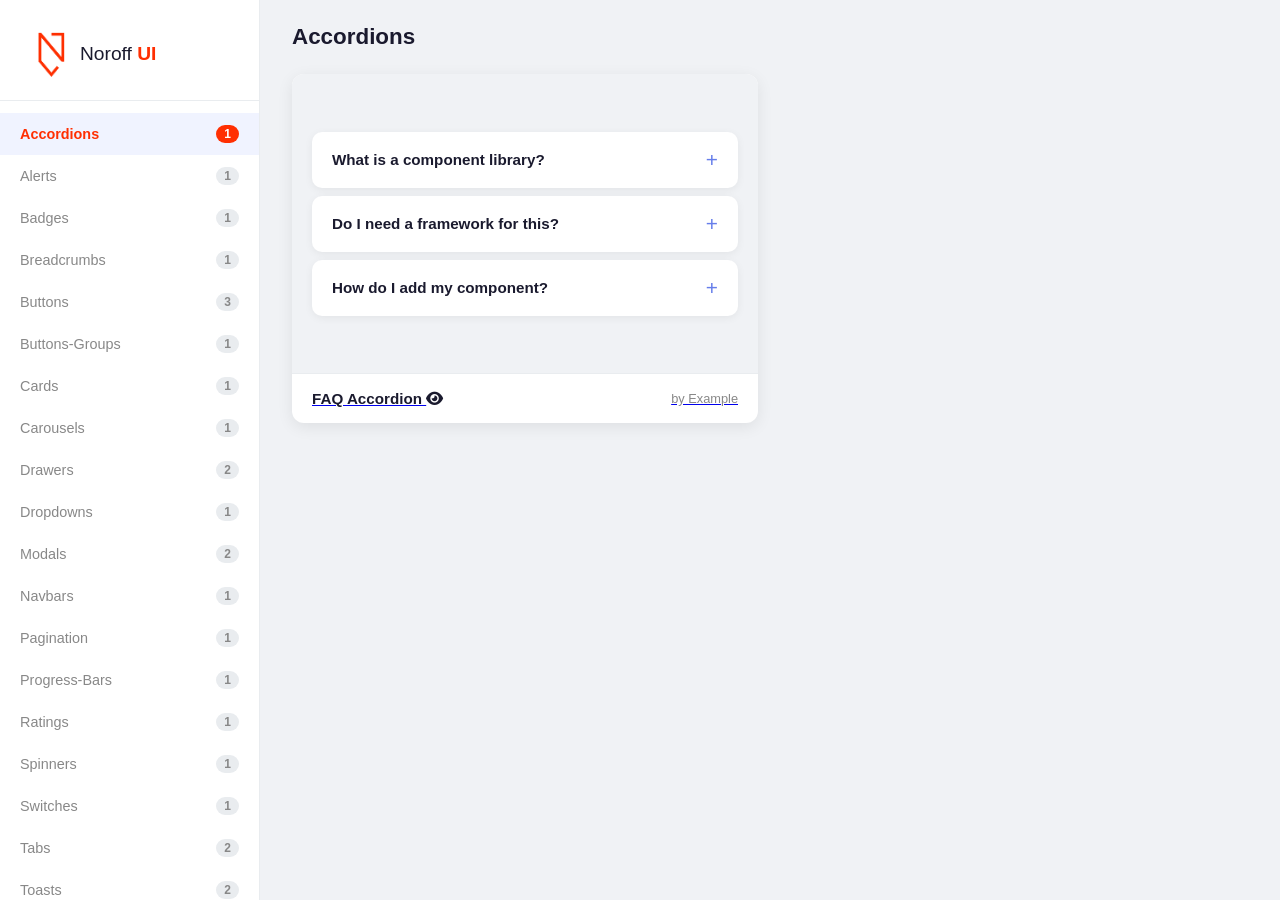
<file: index.html>
<!DOCTYPE html>
<html lang="en">
<head>
  <meta charset="UTF-8">
  <meta name="viewport" content="width=device-width, initial-scale=1.0">
  <title>Component Library</title>
  <link rel="stylesheet" href="styles/main.css">
  <link rel="stylesheet" href="https://cdnjs.cloudflare.com/ajax/libs/font-awesome/6.5.0/css/all.min.css" crossorigin="anonymous" />
</head>
<body>
  <div class="layout">
    <!-- Sidebar -->
    <aside class="sidebar" id="sidebar">
      <div class="sidebar__header">
        <a href="#" class="sidebar__logo" aria-label="Noroff UI">
          <img src="images/noroff-logo.png" alt="Noroff logo" width="60" height="60" />
          <span>Noroff <i>UI</i></span>
        </a>
        <button class="sidebar__close" id="sidebarClose" aria-label="Close menu">&times;</button>
      </div>
      <nav class="sidebar__nav" id="sidebarNav">
        <!-- Menu items generated by JS -->
      </nav>
    </aside>

    <!-- Main content -->
    <main class="main">
      <header class="main__header">
        <button class="hamburger" id="hamburger" aria-label="Open menu">
          <span></span>
          <span></span>
          <span></span>
        </button>
        <h2 class="main__title" id="mainTitle">Select a component type</h2>
      </header>
      <div class="gallery" id="gallery">
        <div class="gallery__empty">
          <p>Pick a component type from the menu to browse the library.</p>
        </div>
      </div>
    </main>
  </div>

  <script src="components/components.js"></script>
  <script src="scripts/main.js"></script>
</body>
</html>
</file>
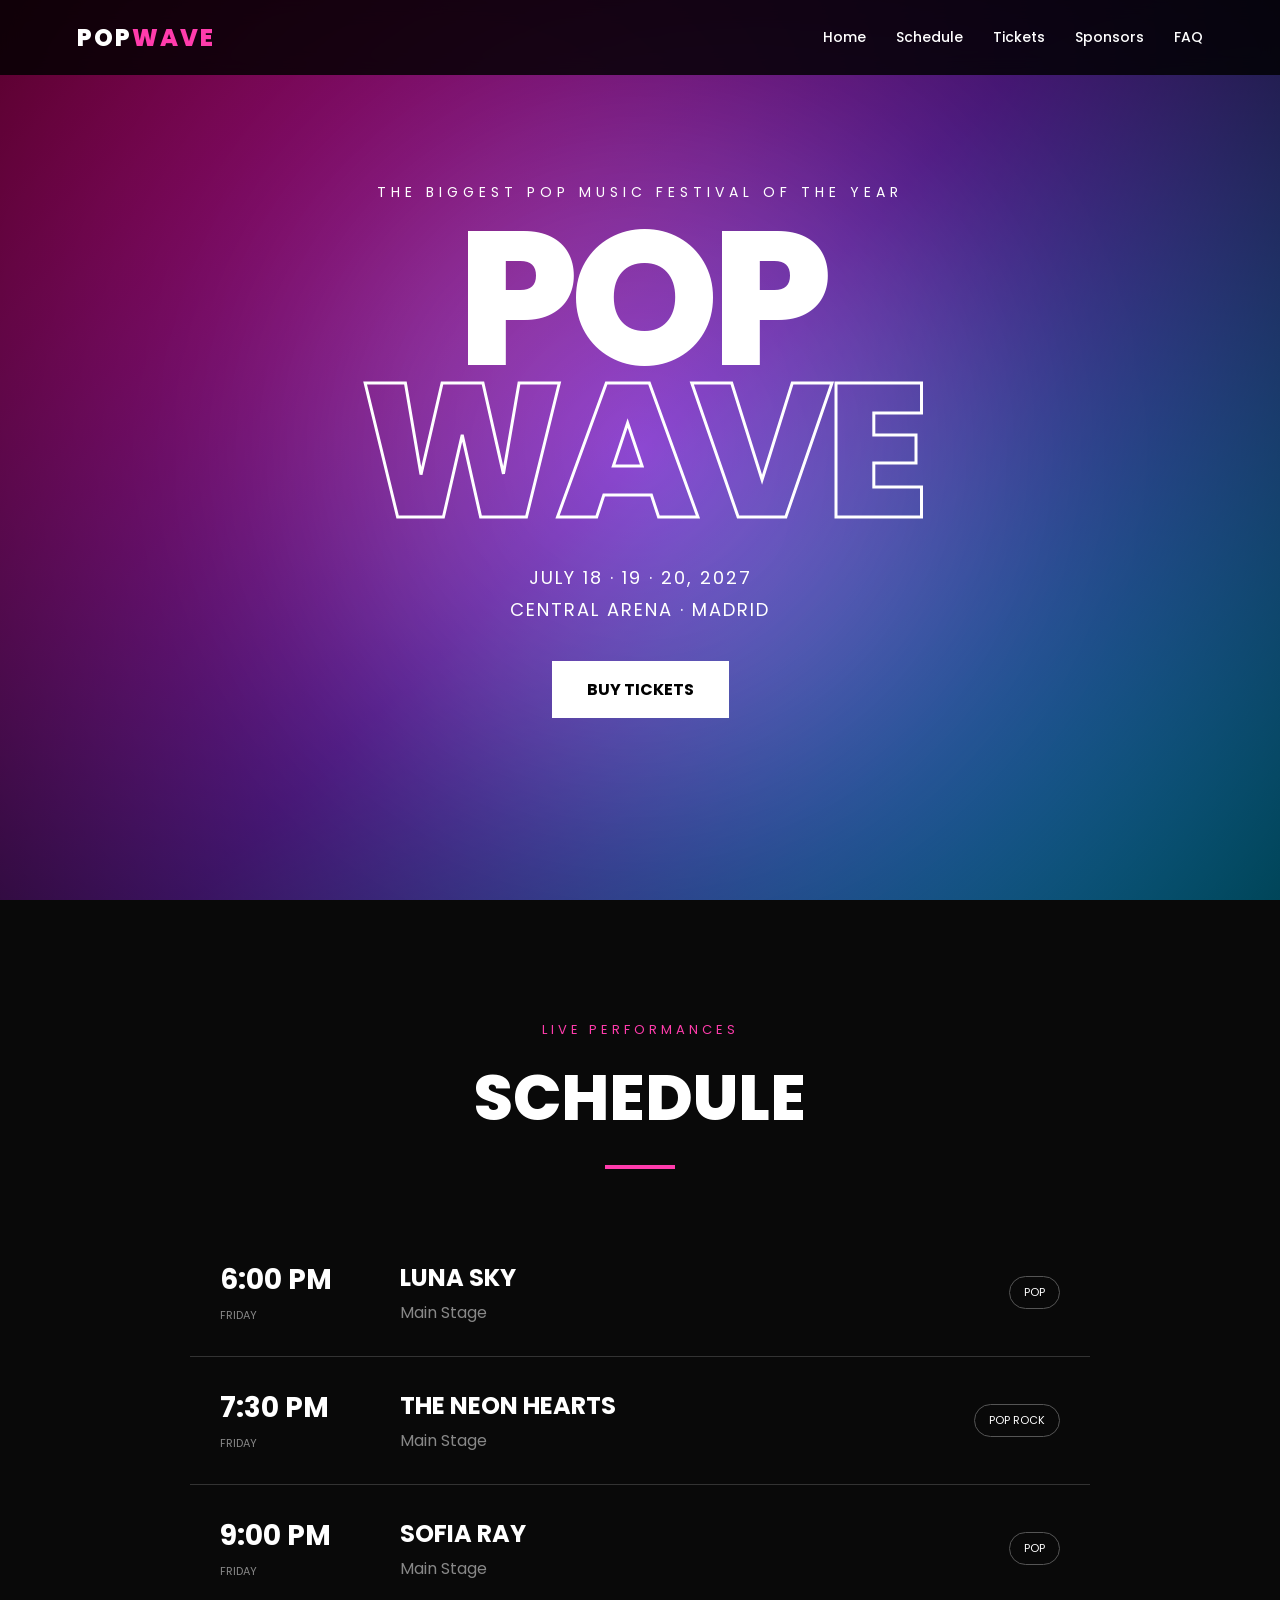
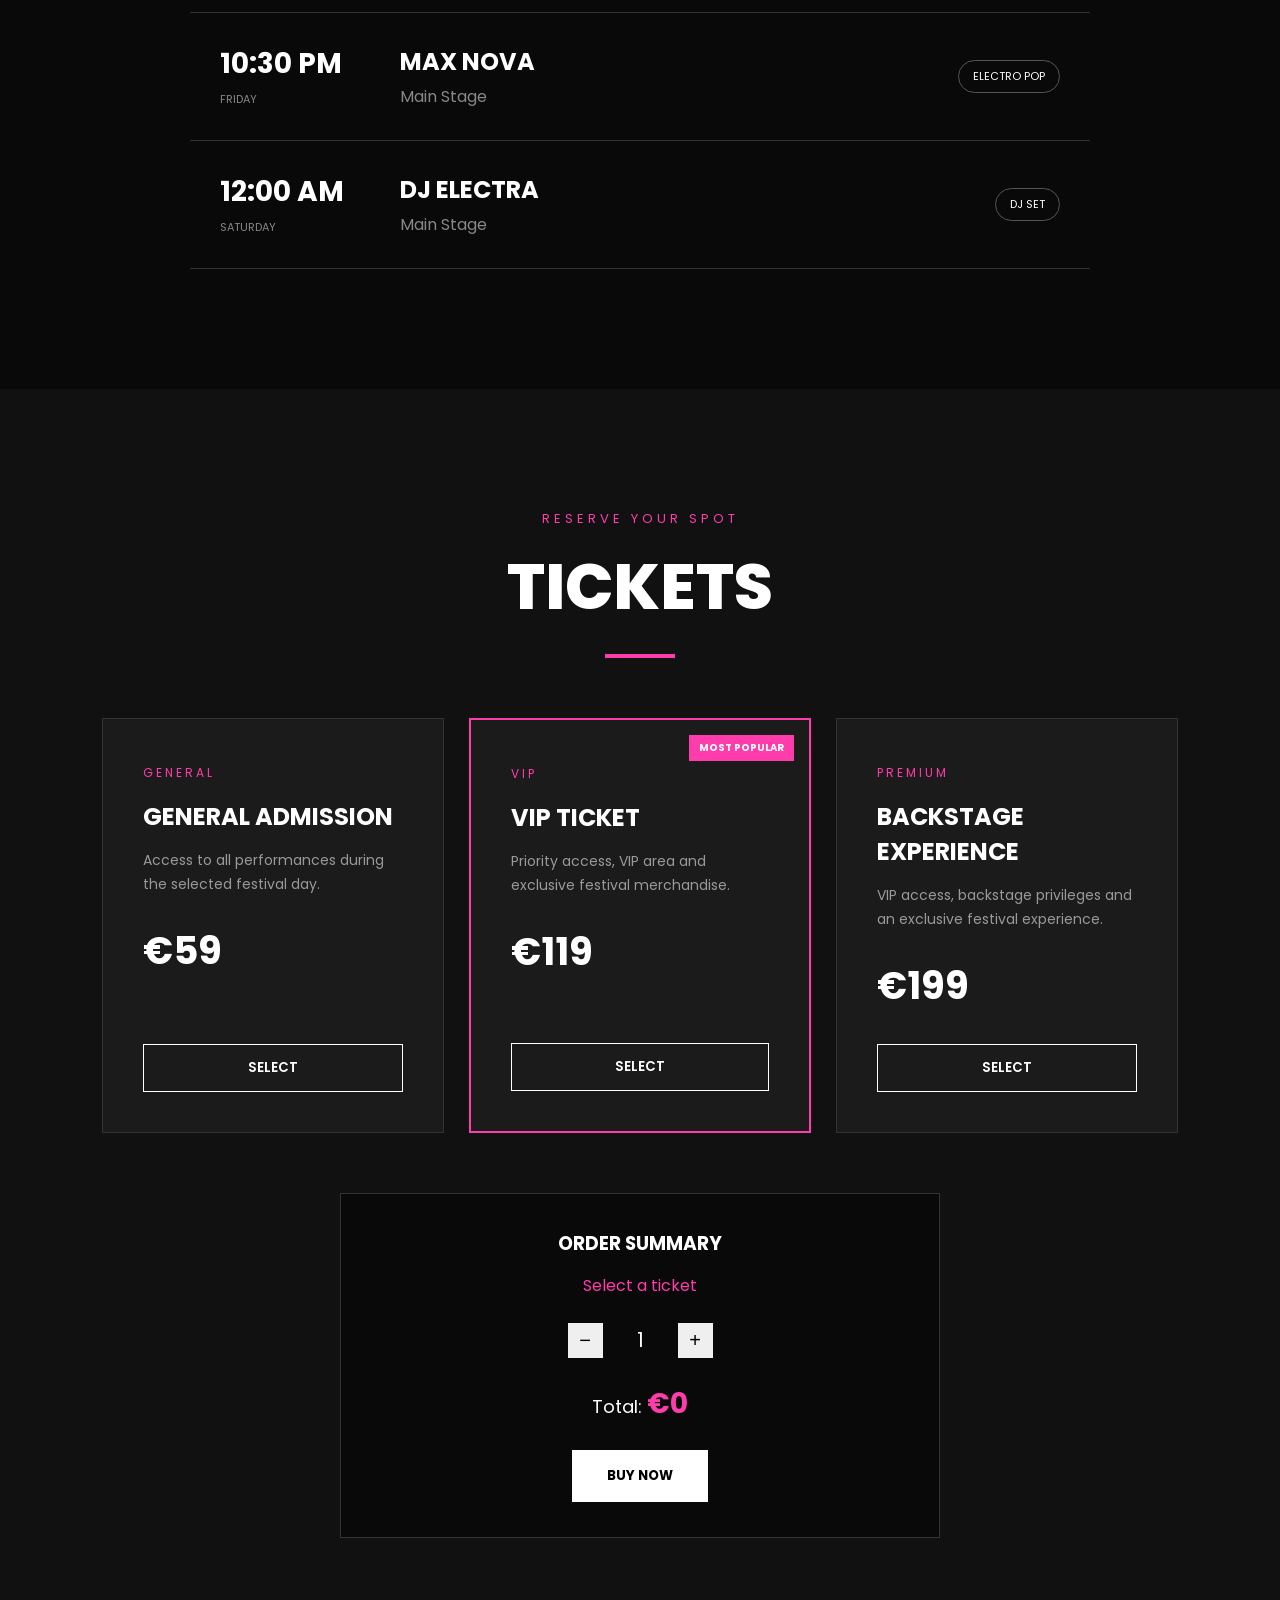
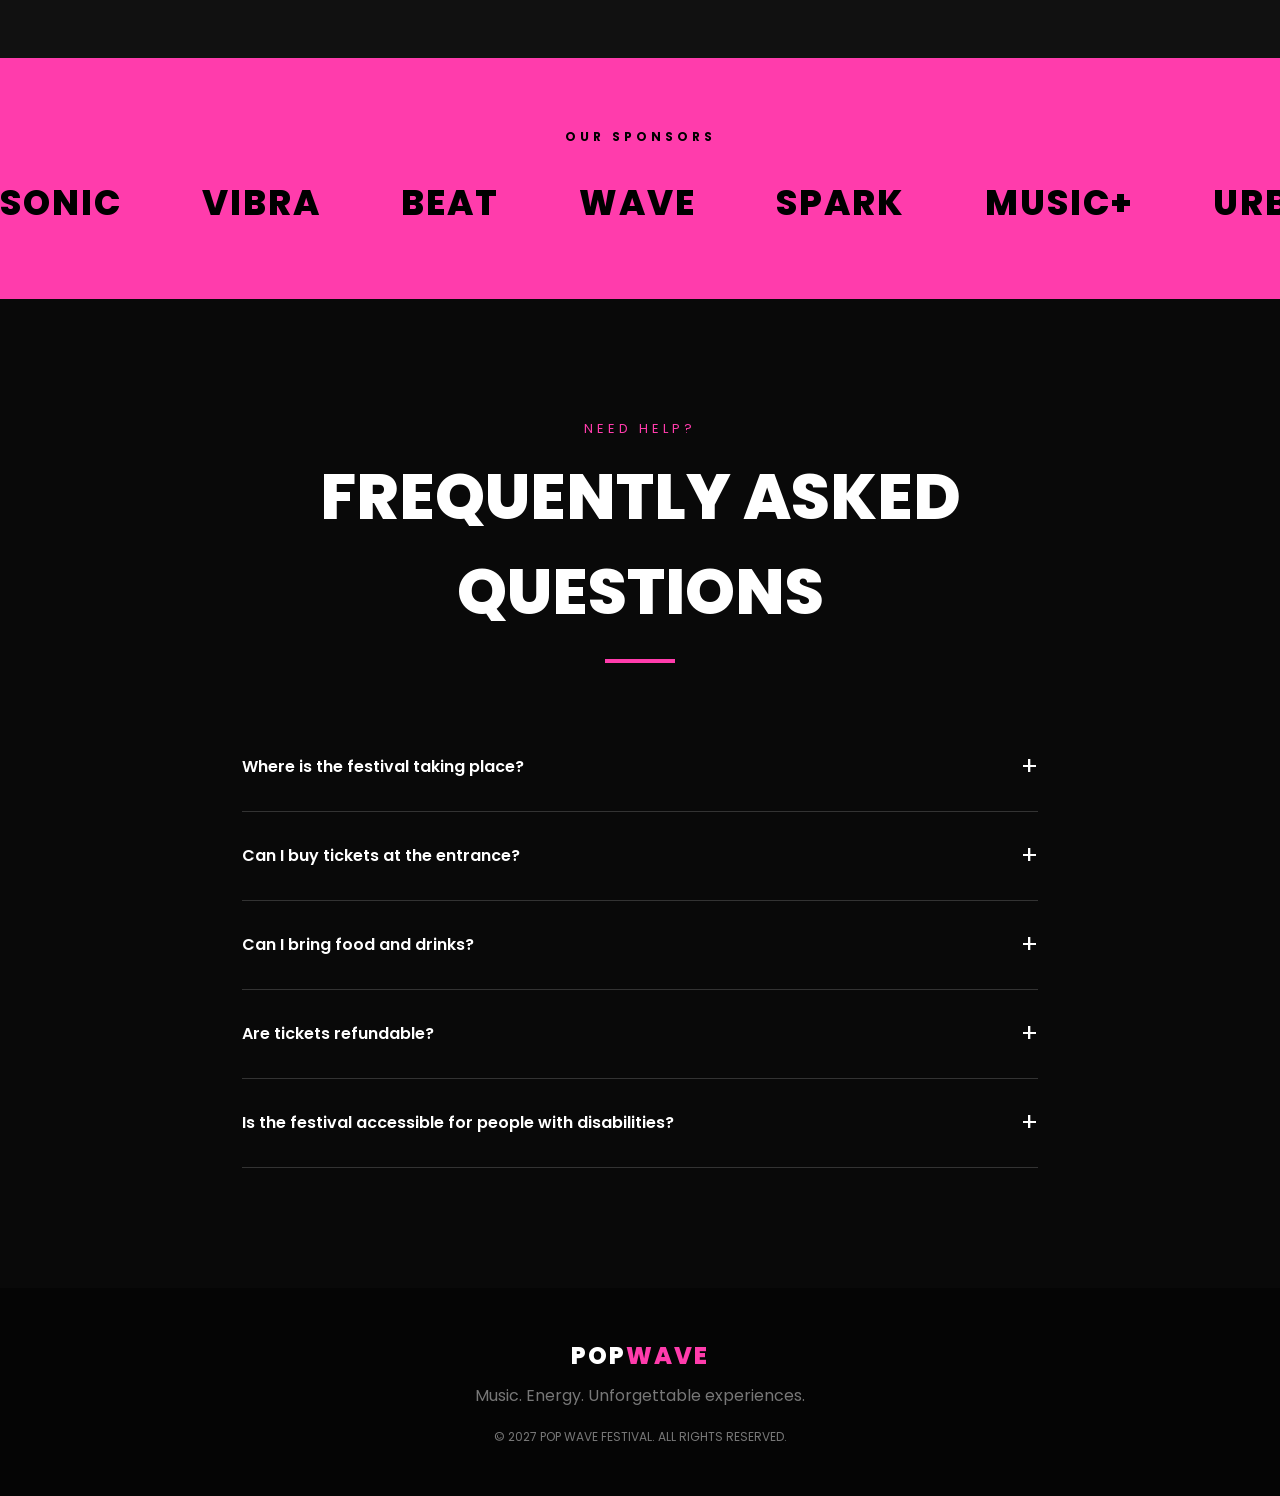
<file: POP-WAVE-josejacobi/index.html>
<!DOCTYPE html>
<html lang="en">

<head>
    <meta charset="UTF-8">
    <meta name="viewport" content="width=device-width, initial-scale=1.0">

    <title>POP WAVE FESTIVAL</title>

    <!-- CSS -->
    <link rel="stylesheet" href="styles.css">

    <!-- Google Font -->
    <link rel="preconnect" href="https://fonts.googleapis.com">
    <link rel="preconnect" href="https://fonts.gstatic.com" crossorigin>
    <link href="https://fonts.googleapis.com/css2?family=Poppins:wght@400;500;600;700;800&display=swap" rel="stylesheet">
</head>

<body>

    <!-- =====================================
         NAVIGATION BAR
    ====================================== -->

    <header class="navbar">

        <div class="logo">
            POP<span>WAVE</span>
        </div>

        <nav id="mainNav">
            <a href="#home">Home</a>
            <a href="#schedule">Schedule</a>
            <a href="#tickets">Tickets</a>
            <a href="#sponsors">Sponsors</a>
            <a href="#faq">FAQ</a>
        </nav>

        <button class="menu-btn" id="menuBtn" aria-label="Open navigation menu">
            ☰
        </button>

    </header>


    <main>

        <!-- =====================================
             1. HERO / POSTER SECTION
        ====================================== -->

        <section id="home" class="hero">

            <div class="hero-overlay"></div>

            <div class="hero-content">

                <p class="hero-subtitle">
                    THE BIGGEST POP MUSIC FESTIVAL OF THE YEAR
                </p>

                <h1>
                    POP<br>
                    <span>WAVE</span>
                </h1>

                <p class="hero-info">
                    JULY 18 · 19 · 20, 2027
                    <br>
                    CENTRAL ARENA · MADRID
                </p>

                <a href="#tickets" class="btn">
                    BUY TICKETS
                </a>

            </div>

        </section>


        <!-- =====================================
             2. CONCERT SCHEDULE
        ====================================== -->

        <section id="schedule" class="section">

            <div class="section-title">

                <p>LIVE PERFORMANCES</p>

                <h2>
                    SCHEDULE
                </h2>

                <div class="title-line"></div>

            </div>


            <div class="schedule">

                <!-- Artist 1 -->

                <article class="artist-card">

                    <div class="artist-time">
                        <span>6:00 PM</span>
                        <small>FRIDAY</small>
                    </div>

                    <div class="artist-info">
                        <h3>LUNA SKY</h3>
                        <p>Main Stage</p>
                    </div>

                    <span class="artist-tag">
                        POP
                    </span>

                </article>


                <!-- Artist 2 -->

                <article class="artist-card">

                    <div class="artist-time">
                        <span>7:30 PM</span>
                        <small>FRIDAY</small>
                    </div>

                    <div class="artist-info">
                        <h3>THE NEON HEARTS</h3>
                        <p>Main Stage</p>
                    </div>

                    <span class="artist-tag">
                        POP ROCK
                    </span>

                </article>


                <!-- Artist 3 -->

                <article class="artist-card">

                    <div class="artist-time">
                        <span>9:00 PM</span>
                        <small>FRIDAY</small>
                    </div>

                    <div class="artist-info">
                        <h3>SOFIA RAY</h3>
                        <p>Main Stage</p>
                    </div>

                    <span class="artist-tag">
                        POP
                    </span>

                </article>


                <!-- Artist 4 -->

                <article class="artist-card">

                    <div class="artist-time">
                        <span>10:30 PM</span>
                        <small>FRIDAY</small>
                    </div>

                    <div class="artist-info">
                        <h3>MAX NOVA</h3>
                        <p>Main Stage</p>
                    </div>

                    <span class="artist-tag">
                        ELECTRO POP
                    </span>

                </article>


                <!-- Artist 5 -->

                <article class="artist-card">

                    <div class="artist-time">
                        <span>12:00 AM</span>
                        <small>SATURDAY</small>
                    </div>

                    <div class="artist-info">
                        <h3>DJ ELECTRA</h3>
                        <p>Main Stage</p>
                    </div>

                    <span class="artist-tag">
                        DJ SET
                    </span>

                </article>

            </div>

        </section>


        <!-- =====================================
             3. TICKETS SECTION
        ====================================== -->

        <section id="tickets" class="tickets-section">

            <div class="section-title">

                <p>RESERVE YOUR SPOT</p>

                <h2>
                    TICKETS
                </h2>

                <div class="title-line"></div>

            </div>


            <div class="ticket-container">

                <!-- General Admission -->

                <div class="ticket-card">

                    <div>

                        <span class="ticket-type">
                            GENERAL
                        </span>

                        <h3>
                            GENERAL ADMISSION
                        </h3>

                        <p>
                            Access to all performances during
                            the selected festival day.
                        </p>

                        <strong class="price">
                            €59
                        </strong>

                    </div>

                    <button
                        class="ticket-btn"
                        data-type="General Admission"
                        data-price="59">

                        SELECT

                    </button>

                </div>


                <!-- VIP -->

                <div class="ticket-card featured">

                    <span class="recommended">
                        MOST POPULAR
                    </span>

                    <div>

                        <span class="ticket-type">
                            VIP
                        </span>

                        <h3>
                            VIP TICKET
                        </h3>

                        <p>
                            Priority access, VIP area and
                            exclusive festival merchandise.
                        </p>

                        <strong class="price">
                            €119
                        </strong>

                    </div>

                    <button
                        class="ticket-btn"
                        data-type="VIP Ticket"
                        data-price="119">

                        SELECT

                    </button>

                </div>


                <!-- Backstage -->

                <div class="ticket-card">

                    <div>

                        <span class="ticket-type">
                            PREMIUM
                        </span>

                        <h3>
                            BACKSTAGE EXPERIENCE
                        </h3>

                        <p>
                            VIP access, backstage privileges
                            and an exclusive festival experience.
                        </p>

                        <strong class="price">
                            €199
                        </strong>

                    </div>

                    <button
                        class="ticket-btn"
                        data-type="Backstage Experience"
                        data-price="199">

                        SELECT

                    </button>

                </div>

            </div>


            <!-- Purchase Summary -->

            <div class="purchase-box">

                <h3>
                    ORDER SUMMARY
                </h3>

                <p id="selectedTicket">
                    Select a ticket
                </p>


                <div class="quantity">

                    <button id="minusBtn" aria-label="Decrease quantity">
                        −
                    </button>

                    <span id="quantity">
                        1
                    </span>

                    <button id="plusBtn" aria-label="Increase quantity">
                        +
                    </button>

                </div>


                <div class="total">

                    Total:

                    <strong id="total">
                        €0
                    </strong>

                </div>


                <button
                    id="buyBtn"
                    class="buy-btn">

                    BUY NOW

                </button>

            </div>

        </section>


        <!-- =====================================
             4. SPONSORS / MARQUEE
        ====================================== -->

        <section id="sponsors" class="sponsors-section">

            <p>
                OUR SPONSORS
            </p>

            <div class="marquee">

                <div class="marquee-content">

                    <span>SONIC</span>
                    <span>VIBRA</span>
                    <span>BEAT</span>
                    <span>WAVE</span>
                    <span>SPARK</span>
                    <span>MUSIC+</span>
                    <span>URBAN</span>
                    <span>NEON</span>

                    <!-- Duplicate logos for continuous animation -->

                    <span>SONIC</span>
                    <span>VIBRA</span>
                    <span>BEAT</span>
                    <span>WAVE</span>
                    <span>SPARK</span>
                    <span>MUSIC+</span>
                    <span>URBAN</span>
                    <span>NEON</span>

                </div>

            </div>

        </section>


        <!-- =====================================
             5. FAQ SECTION
        ====================================== -->

        <section id="faq" class="section faq-section">

            <div class="section-title">

                <p>NEED HELP?</p>

                <h2>
                    FREQUENTLY ASKED QUESTIONS
                </h2>

                <div class="title-line"></div>

            </div>


            <div class="faq-container">


                <!-- FAQ 1 -->

                <div class="faq-item">

                    <button class="faq-question">

                        <span>
                            Where is the festival taking place?
                        </span>

                        <strong>+</strong>

                    </button>

                    <div class="faq-answer">

                        <p>
                            The festival will take place at Central Arena
                            in Madrid. The doors will open at 5:00 PM.
                        </p>

                    </div>

                </div>


                <!-- FAQ 2 -->

                <div class="faq-item">

                    <button class="faq-question">

                        <span>
                            Can I buy tickets at the entrance?
                        </span>

                        <strong>+</strong>

                    </button>

                    <div class="faq-answer">

                        <p>
                            Yes, tickets may be available at the entrance
                            if the event has not sold out. We recommend
                            purchasing your tickets in advance.
                        </p>

                    </div>

                </div>


                <!-- FAQ 3 -->

                <div class="faq-item">

                    <button class="faq-question">

                        <span>
                            Can I bring food and drinks?
                        </span>

                        <strong>+</strong>

                    </button>

                    <div class="faq-answer">

                        <p>
                            Outside food and drinks are not permitted.
                            A variety of food and beverage options will
                            be available inside the festival.
                        </p>

                    </div>

                </div>


                <!-- FAQ 4 -->

                <div class="faq-item">

                    <button class="faq-question">

                        <span>
                            Are tickets refundable?
                        </span>

                        <strong>+</strong>

                    </button>

                    <div class="faq-answer">

                        <p>
                            Tickets are non-refundable unless the festival
                            is officially cancelled by the organizers.
                        </p>

                    </div>

                </div>


                <!-- FAQ 5 -->

                <div class="faq-item">

                    <button class="faq-question">

                        <span>
                            Is the festival accessible for people with disabilities?
                        </span>

                        <strong>+</strong>

                    </button>

                    <div class="faq-answer">

                        <p>
                            Yes. The festival venue provides accessible
                            entrances, viewing areas and facilities for
                            guests with reduced mobility.
                        </p>

                    </div>

                </div>


            </div>

        </section>

    </main>


    <!-- =====================================
         FOOTER
    ====================================== -->

    <footer>

        <div class="logo">
            POP<span>WAVE</span>
        </div>

        <p>
            Music. Energy. Unforgettable experiences.
        </p>

        <p class="copyright">
            © 2027 POP WAVE FESTIVAL. ALL RIGHTS RESERVED.
        </p>

    </footer>


    <!-- =====================================
         PURCHASE MODAL
    ====================================== -->

    <div
        id="modal"
        class="modal">

        <div class="modal-content">

            <button
                id="closeModal"
                class="close-modal"
                aria-label="Close confirmation window">

                ×

            </button>


            <h2>
                THANK YOU!
            </h2>

            <p>
                Your ticket order has been successfully registered.
            </p>

            <button
                id="modalOk"
                class="buy-btn">

                CONTINUE

            </button>

        </div>

    </div>


    <!-- JavaScript -->
    <script src="script.js"></script>

</body>

</html>
</file>
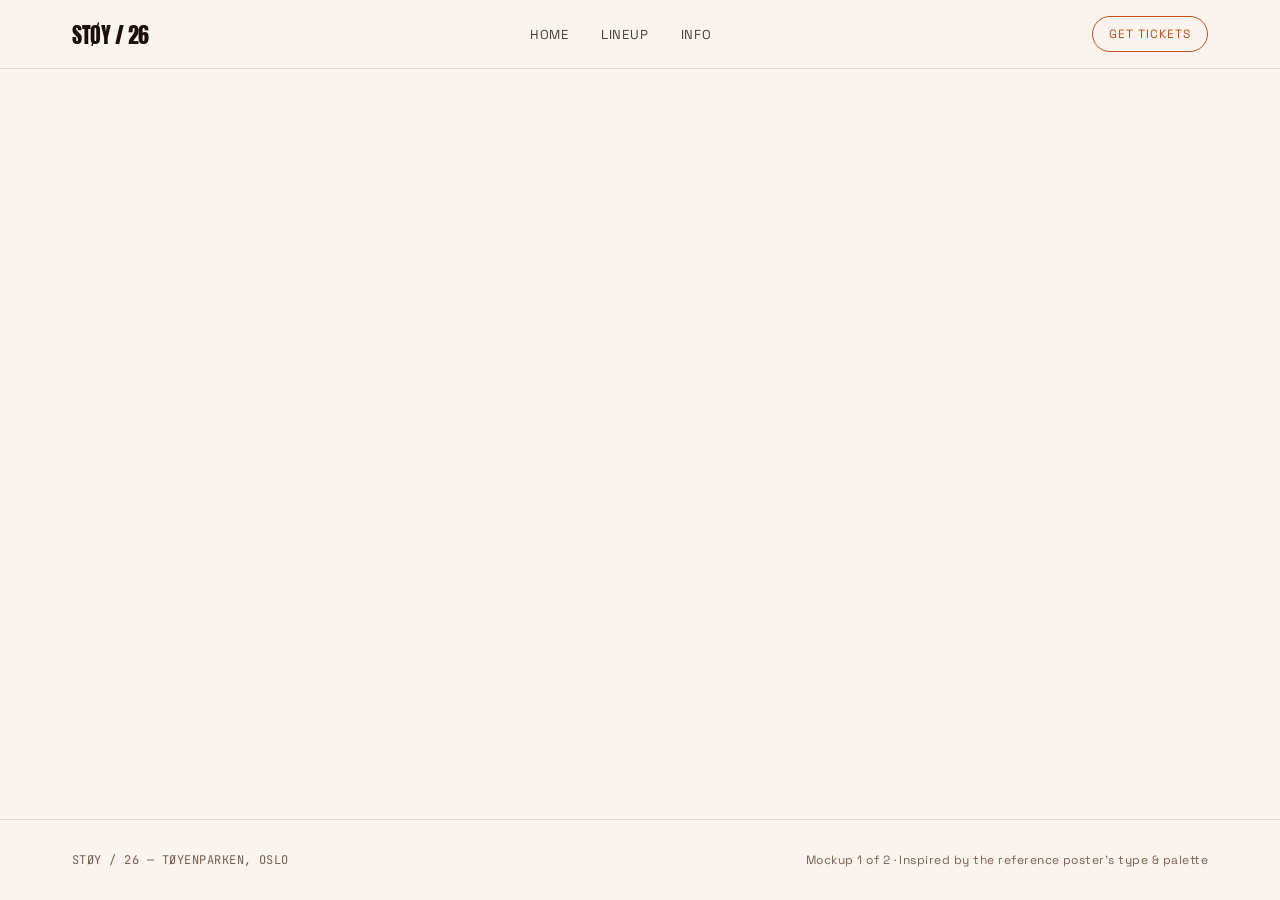
<file: posters/mar25pt-grp1/index.html>
<!DOCTYPE html>
<html lang="en">
  <head>
    <meta charset="UTF-8" />
    <meta name="viewport" content="width=device-width, initial-scale=1.0" />
    <title>Stoy Website</title>
    <link rel="stylesheet" href="global-styles.css" />
    <link rel="stylesheet" href="hero-styles.css" />
    <link rel="stylesheet" href="lineup-styles.css" />
    <link rel="stylesheet" href="info-styles.css" />        
  </head>
  <body>

  <div class="topbar">
    <div class="brand">STØY / 26</div>
    <nav>
      <a href="">Home</a>
      <a href="">Lineup</a>
      <a href="">Info</a>
    </nav>
    <a class="cta" href="#info">Get tickets</a>
  </div>

    <!-- ================= SECTION 01 — HERO ================= -->
    <section class="hero" id="hero"></section>

    <!-- ================= SECTION 02 — LINEUP ================= -->
    <section class="lineup" id="lineup"></section>

    <!-- ================= SECTION 03 — INFO & TICKETS ================= -->
    <section class="info" id="info"></section>

  <footer>
    <span class="mono">STØY / 26 — TØYENPARKEN, OSLO</span><span>Mockup 1 of 2 · Inspired by the reference poster's type &amp; palette</span>
  </footer>
  </body>
</html>
</file>
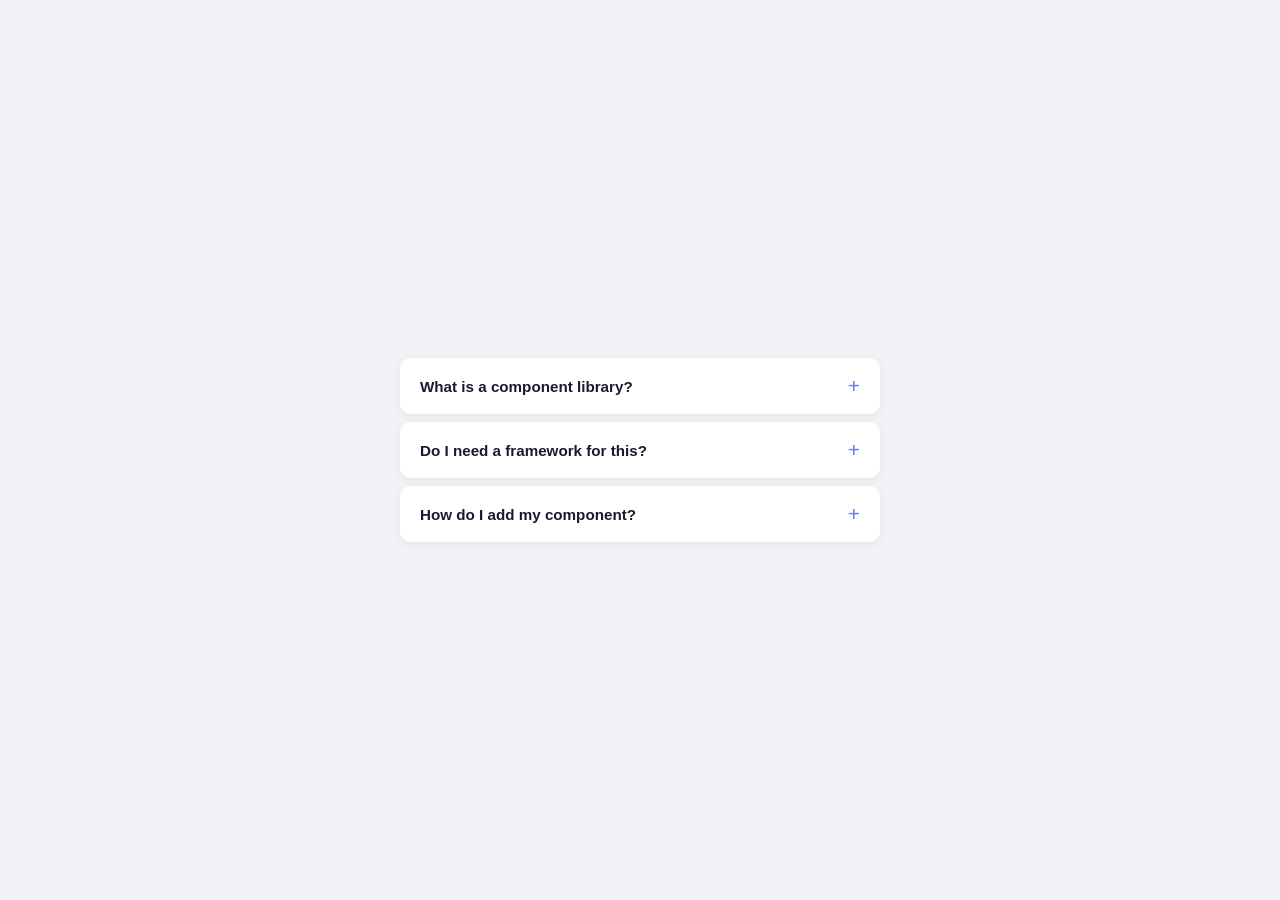
<file: components/accordions/example-faq/index.html>
<!DOCTYPE html>
<html lang="en">
<head>
  <meta charset="UTF-8">
  <meta name="viewport" content="width=device-width, initial-scale=1.0">
  <title>FAQ Accordion</title>
  <link rel="stylesheet" href="style.css">
</head>
<body>
  <div class="container">
    <div class="accordion">
      <div class="accordion__item">
        <button class="accordion__header">
          What is a component library?
          <span class="accordion__icon">+</span>
        </button>
        <div class="accordion__body">
          <p>A component library is a collection of reusable UI elements like buttons, cards, and modals that you can use across different pages and projects.</p>
        </div>
      </div>
      <div class="accordion__item">
        <button class="accordion__header">
          Do I need a framework for this?
          <span class="accordion__icon">+</span>
        </button>
        <div class="accordion__body">
          <p>Not at all! This project uses only vanilla HTML, CSS, and JavaScript. No React, no Vue, no build tools needed.</p>
        </div>
      </div>
      <div class="accordion__item">
        <button class="accordion__header">
          How do I add my component?
          <span class="accordion__icon">+</span>
        </button>
        <div class="accordion__body">
          <p>Pick a component type, create a folder with your name under that type, build your component, and open a pull request. Check CONTRIBUTING.md for the full steps.</p>
        </div>
      </div>
    </div>
  </div>
  <script src="script.js"></script>
</body>
</html>
</file>
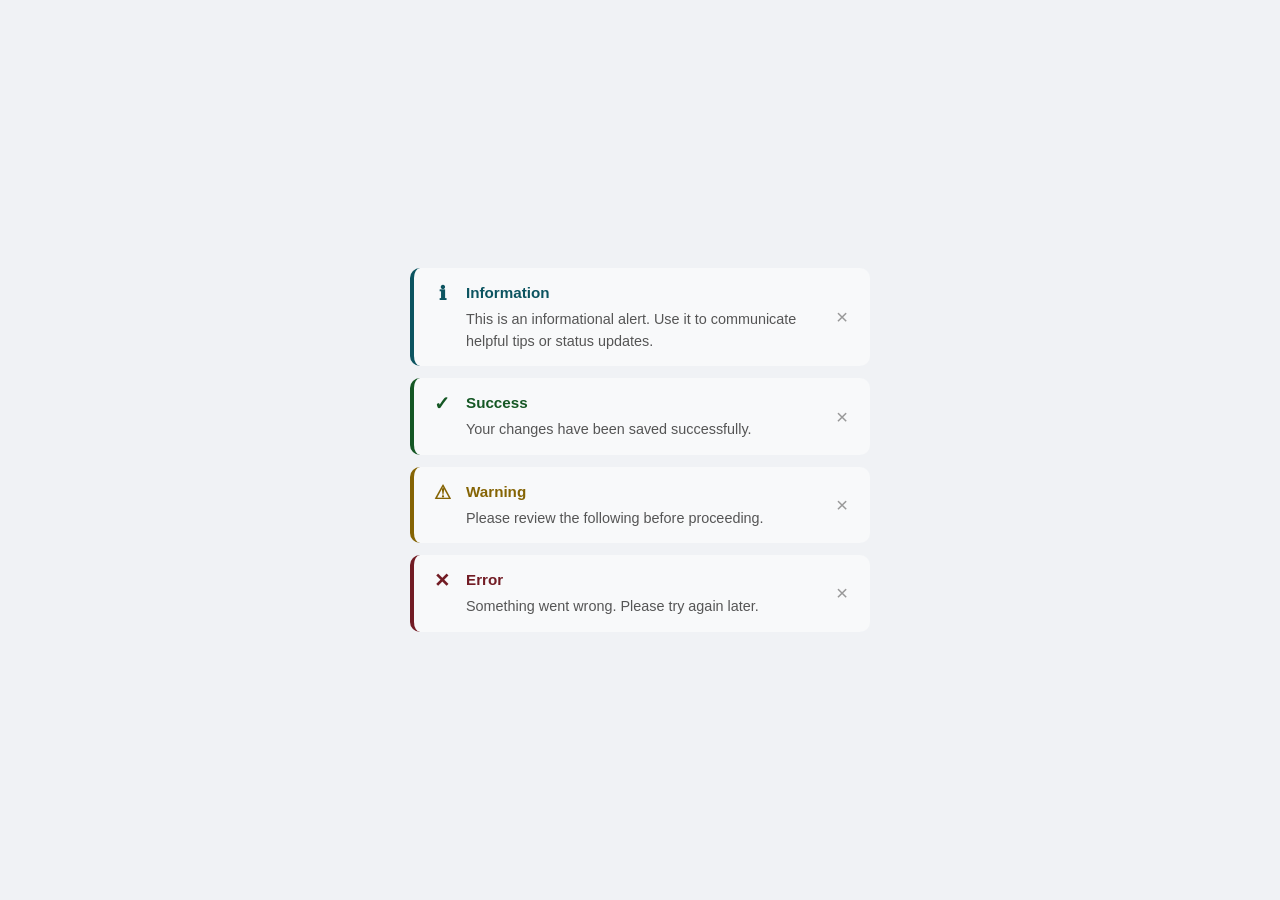
<file: components/alerts/example-info/index.html>
<!DOCTYPE html>
<html lang="en">
<head>
  <meta charset="UTF-8">
  <meta name="viewport" content="width=device-width, initial-scale=1.0">
  <title>Alert Banner</title>
  <link rel="stylesheet" href="style.css">
</head>
<body>
  <div class="container">
    <div class="alert alert--info">
      <span class="alert__icon">ℹ</span>
      <div class="alert__content">
        <strong>Information</strong>
        <p>This is an informational alert. Use it to communicate helpful tips or status updates.</p>
      </div>
      <button class="alert__close">&times;</button>
    </div>
    <div class="alert alert--success">
      <span class="alert__icon">✓</span>
      <div class="alert__content">
        <strong>Success</strong>
        <p>Your changes have been saved successfully.</p>
      </div>
      <button class="alert__close">&times;</button>
    </div>
    <div class="alert alert--warning">
      <span class="alert__icon">⚠</span>
      <div class="alert__content">
        <strong>Warning</strong>
        <p>Please review the following before proceeding.</p>
      </div>
      <button class="alert__close">&times;</button>
    </div>
    <div class="alert alert--error">
      <span class="alert__icon">✕</span>
      <div class="alert__content">
        <strong>Error</strong>
        <p>Something went wrong. Please try again later.</p>
      </div>
      <button class="alert__close">&times;</button>
    </div>
  </div>
  <script src="script.js"></script>
</body>
</html>
</file>
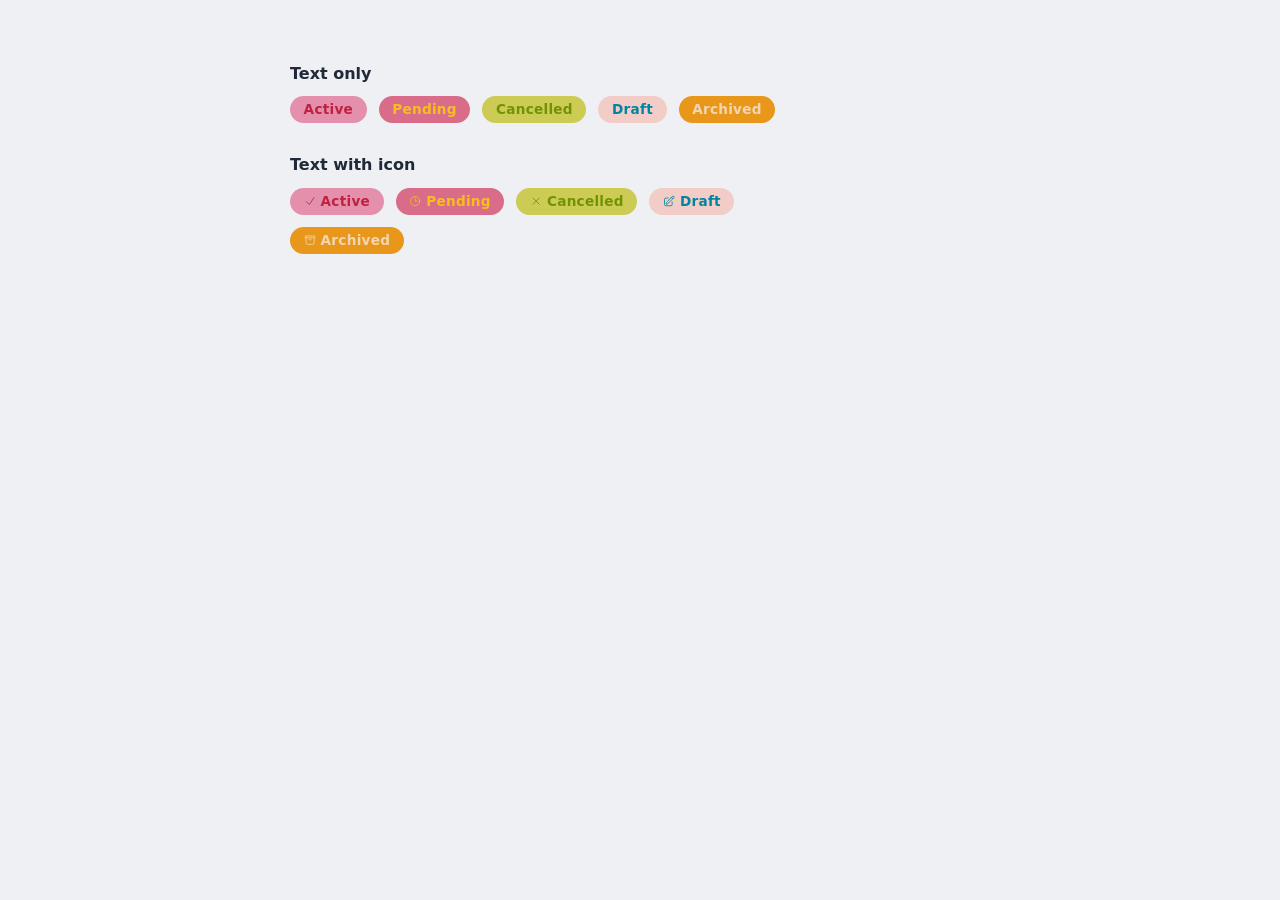
<file: components/badges/celina/index.html>
<!DOCTYPE html>
<html lang="en">
  <head>
    <meta charset="UTF-8" />
    <meta name="viewport" content="width=device-width, initial-scale=1.0" />
    <title>Badges</title>
    <link rel="stylesheet" href="style.css" />
  </head>
  <body>
    <h2>Text only</h2>
    <div class="badge-row">
      <span class="badge badge--success">Active</span>
      <span class="badge badge--warning">Pending</span>
      <span class="badge badge--danger">Cancelled</span>
      <span class="badge badge--info">Draft</span>
      <span class="badge badge--neutral">Archived</span>
    </div>

    <h2>Text with icon</h2>
    <div class="badge-row">
      <span class="badge badge--success">
        <svg
          xmlns="http://www.w3.org/2000/svg"
          fill="none"
          viewBox="0 0 24 24"
          stroke-width="1.5"
          stroke="currentColor"
          class="badge__icon"
        >
          <path
            stroke-linecap="round"
            stroke-linejoin="round"
            d="m4.5 12.75 6 6 9-13.5"
          />
        </svg>

        Active
      </span>
      <span class="badge badge--warning">
        <svg
          xmlns="http://www.w3.org/2000/svg"
          fill="none"
          viewBox="0 0 24 24"
          stroke-width="1.5"
          stroke="currentColor"
          class="badge__icon"
        >
          <path
            stroke-linecap="round"
            stroke-linejoin="round"
            d="M12 6v6h4.5m4.5 0a9 9 0 1 1-18 0 9 9 0 0 1 18 0Z"
          />
        </svg>

        Pending
      </span>
      <span class="badge badge--danger">
        <svg
          xmlns="http://www.w3.org/2000/svg"
          fill="none"
          viewBox="0 0 24 24"
          stroke-width="1.5"
          stroke="currentColor"
          class="badge__icon"
        >
          <path
            stroke-linecap="round"
            stroke-linejoin="round"
            d="M6 18 18 6M6 6l12 12"
          />
        </svg>

        Cancelled
      </span>
      <span class="badge badge--info">
        <svg
          xmlns="http://www.w3.org/2000/svg"
          fill="none"
          viewBox="0 0 24 24"
          stroke-width="1.5"
          stroke="currentColor"
          class="badge__icon"
        >
          <path
            stroke-linecap="round"
            stroke-linejoin="round"
            d="m16.862 4.487 1.687-1.688a1.875 1.875 0 1 1 2.652 2.652L10.582 16.07a4.5 4.5 0 0 1-1.897 1.13L6 18l.8-2.685a4.5 4.5 0 0 1 1.13-1.897l8.932-8.931Zm0 0L19.5 7.125M18 14v4.75A2.25 2.25 0 0 1 15.75 21H5.25A2.25 2.25 0 0 1 3 18.75V8.25A2.25 2.25 0 0 1 5.25 6H10"
          />
        </svg>

        Draft
      </span>
    </div>
    <div class="badge-row">
      <span class="badge badge--neutral">
        <svg
          xmlns="http://www.w3.org/2000/svg"
          fill="none"
          viewBox="0 0 24 24"
          stroke-width="1.5"
          stroke="currentColor"
          class="badge__icon"
        >
          <path
            stroke-linecap="round"
            stroke-linejoin="round"
            d="m20.25 7.5-.625 10.632a2.25 2.25 0 0 1-2.247 2.118H6.622a2.25 2.25 0 0 1-2.247-2.118L3.75 7.5M10 11.25h4M3.375 7.5h17.25c.621 0 1.125-.504 1.125-1.125v-1.5c0-.621-.504-1.125-1.125-1.125H3.375c-.621 0-1.125.504-1.125 1.125v1.5c0 .621.504 1.125 1.125 1.125Z"
          />
        </svg>

        Archived
      </span>
    </div>
  </body>
</html>
</file>
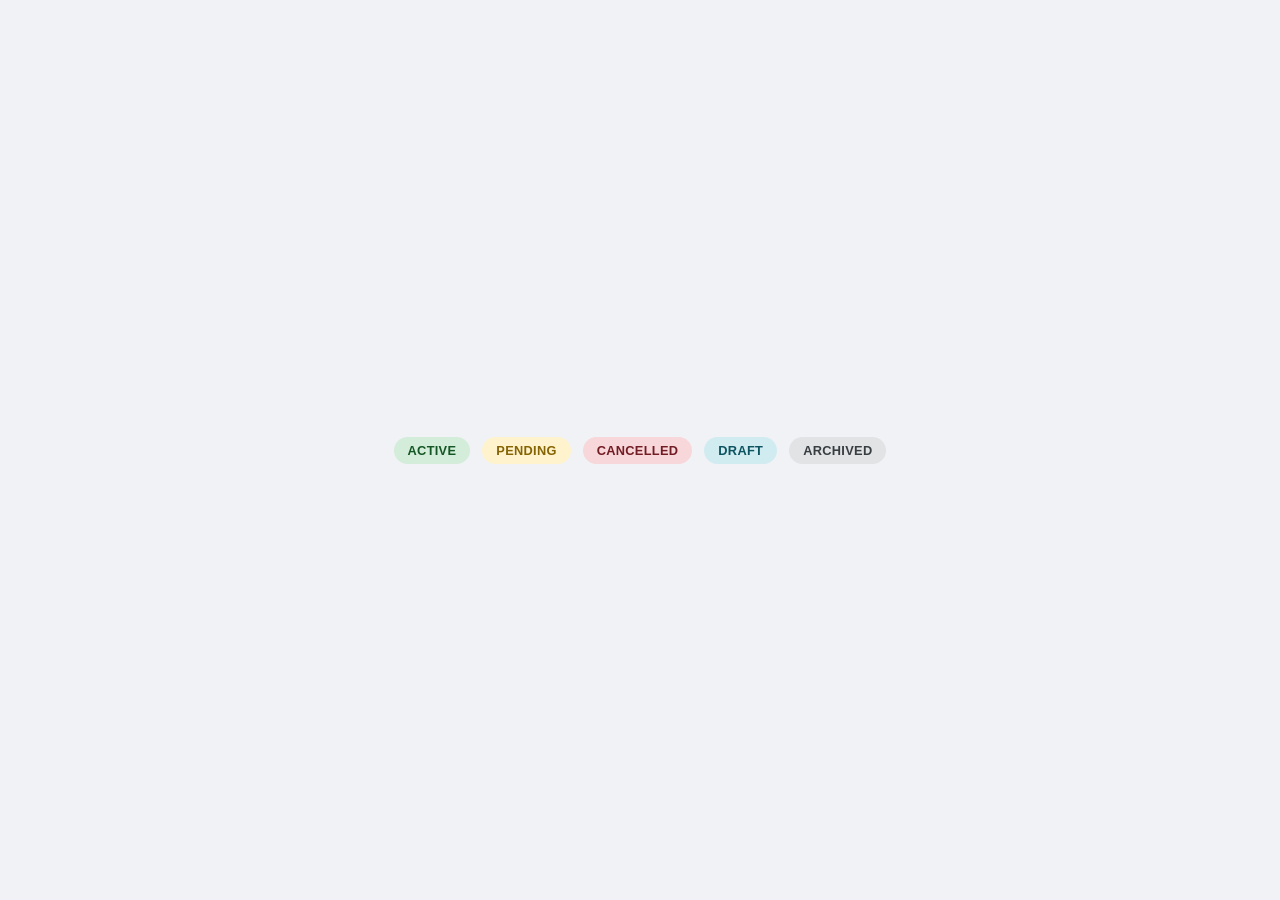
<file: components/badges/example-status/index.html>
<!DOCTYPE html>
<html lang="en">
<head>
  <meta charset="UTF-8">
  <meta name="viewport" content="width=device-width, initial-scale=1.0">
  <title>Status Badge</title>
  <link rel="stylesheet" href="style.css">
</head>
<body>
  <div class="container">
    <span class="badge badge--success">Active</span>
    <span class="badge badge--warning">Pending</span>
    <span class="badge badge--danger">Cancelled</span>
    <span class="badge badge--info">Draft</span>
    <span class="badge badge--neutral">Archived</span>
  </div>
</body>
</html>
</file>
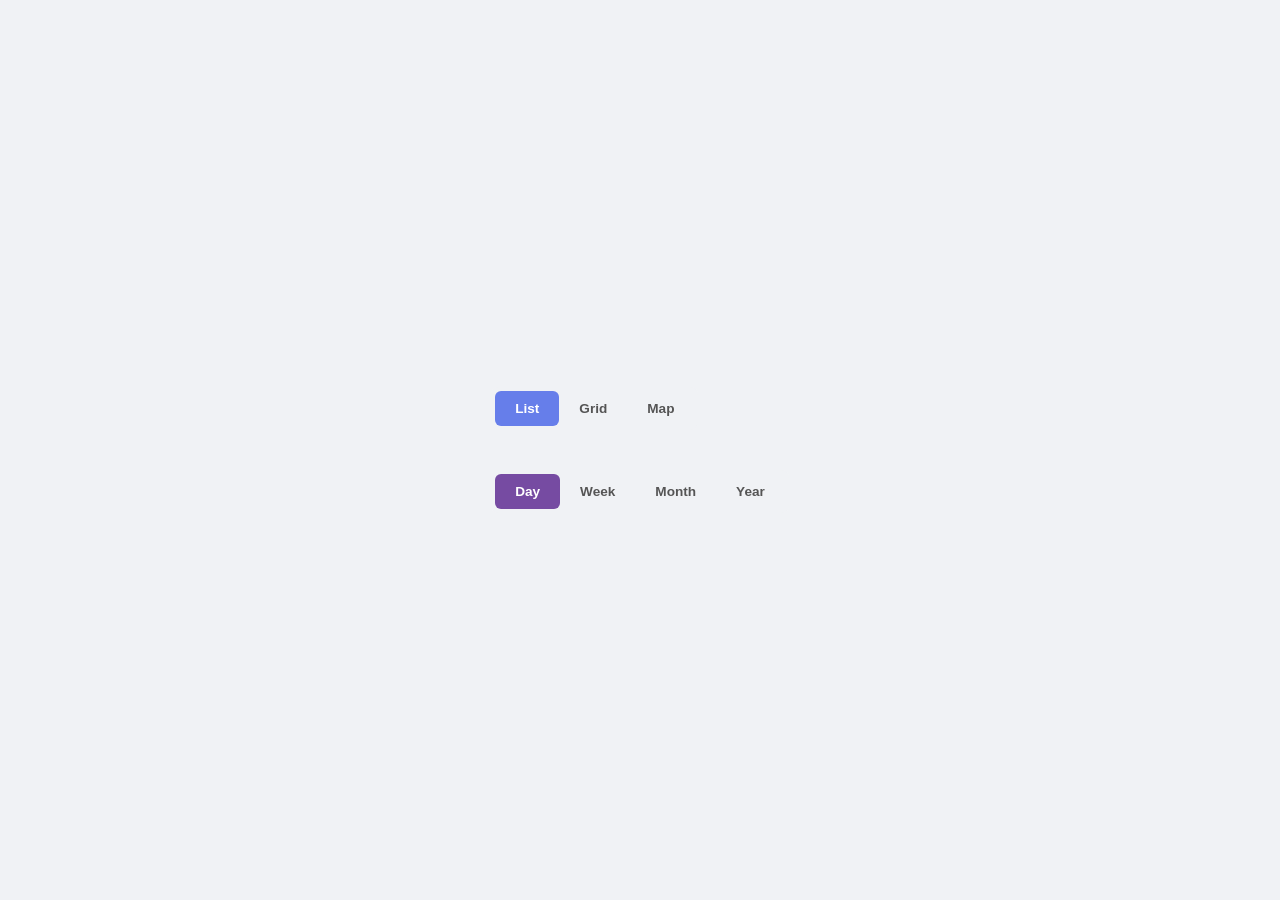
<file: components/buttons-groups/example-buttons-group/index.html>
<!DOCTYPE html>
<html lang="en">
<head>
  <meta charset="UTF-8">
  <meta name="viewport" content="width=device-width, initial-scale=1.0">
  <title>Button Group</title>
  <link rel="stylesheet" href="style.css">
</head>
<body>
  <div class="container">
    <div class="button-group">
      <button class="button-group__btn active">List</button>
      <button class="button-group__btn">Grid</button>
      <button class="button-group__btn">Map</button>
    </div>

    <div class="button-group button-group--secondary">
      <button class="button-group__btn active">Day</button>
      <button class="button-group__btn">Week</button>
      <button class="button-group__btn">Month</button>
      <button class="button-group__btn">Year</button>
    </div>
  </div>
  <script src="script.js"></script>
</body>
</html>
</file>
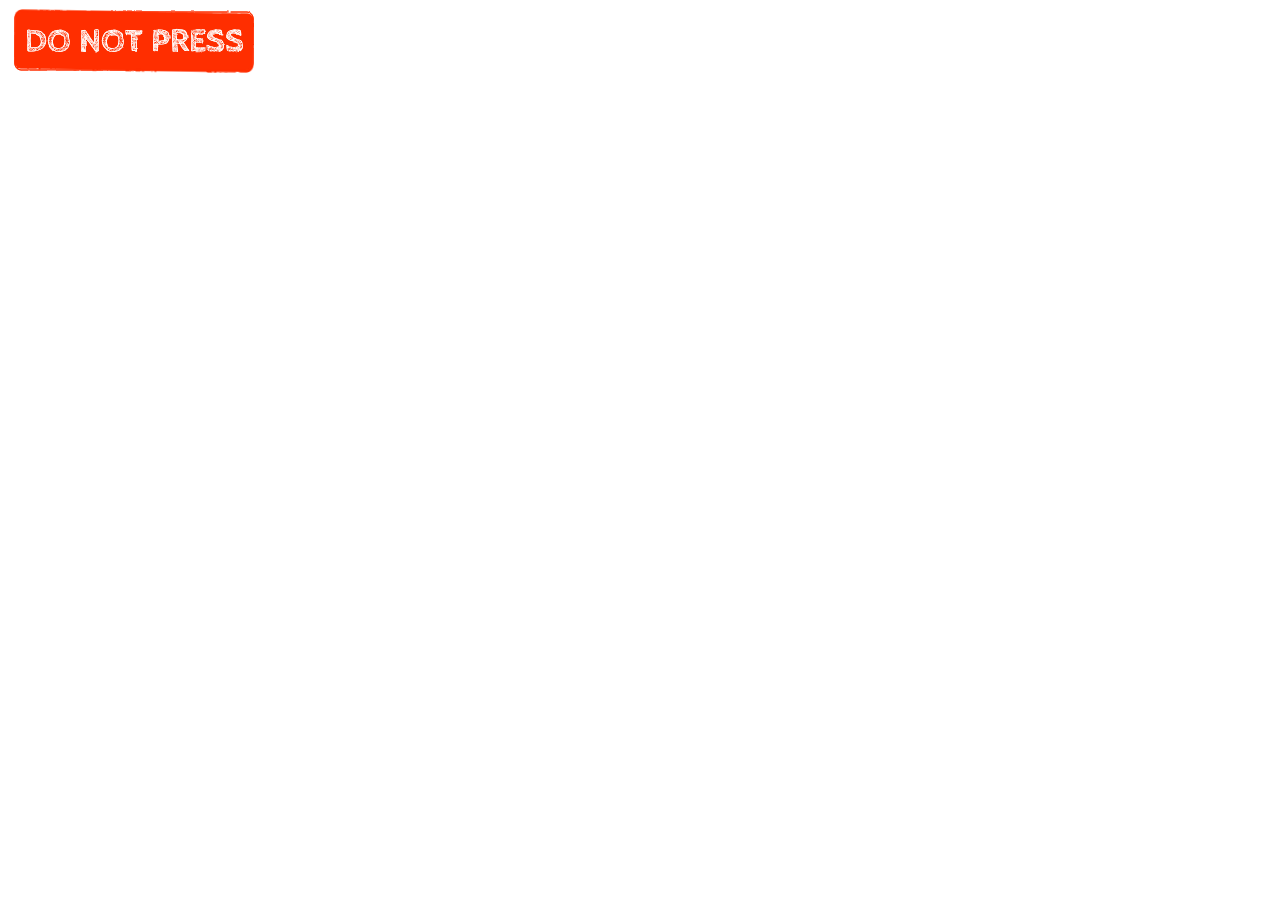
<file: components/buttons/adrian-de-souza/index.html>
<!doctype html>
<html lang="en">
  <head>
    <meta charset="UTF-8" />
    <meta name="viewport" content="width=device-width, initial-scale=1.0" />
    <title>Pencil Button</title>
    <link rel="stylesheet" href="style.css" />
    <link rel="preconnect" href="https://fonts.googleapis.com" />
    <link rel="preconnect" href="https://fonts.gstatic.com" crossorigin />
    <link
      href="https://fonts.googleapis.com/css2?family=Cabin+Sketch:wght@400;700&display=swap"
      rel="stylesheet"
    />
    <script src="main.js" defer></script>
  </head>
  <body>
    <div class="container">
      <button id="pencil-button">
        <svg
          width="240"
          height="64"
          viewBox="0 0 240 60"
          xmlns="http://www.w3.org/2000/svg"
        >
          <defs>
            <filter id="pencil" x="-5%" y="-5%" width="110%" height="110%">
              <!-- Organic noise pattern -->
              <feTurbulence
                type="turbulence"
                baseFrequency="0.04"
                numOctaves="4"
                result="noise"
                seed="2"
              />
              <!-- Wobble the stroke using the noise -->
              <feDisplacementMap
                in="SourceGraphic"
                in2="noise"
                scale="1.5"
                xChannelSelector="R"
                yChannelSelector="G"
                result="displaced"
              />
              <!-- Slightly thicken unevenly -->
              <feMorphology
                in="displaced"
                operator="dilate"
                radius="0.3"
                result="thick"
              />
              <!-- Layer thick + original for natural variation -->
              <feMerge>
                <feMergeNode in="thick" />
                <feMergeNode in="SourceGraphic" />
              </feMerge>
            </filter>
          </defs>
          <rect
            id="pencil-border1"
            x="1"
            y="1"
            width="238"
            height="58"
            rx="6"
            fill="none"
            stroke-width="0.8"
            stroke-dasharray="298 3 197 2 295 2 194"
            filter="url(#pencil)"
          />
          <rect
            id="pencil-border2"
            x="1"
            y="1"
            width="238"
            height="58"
            rx="6"
            fill="none"
            stroke-width="1"
            stroke-dasharray="298 3 197 2 295 2 194"
            filter="url(#pencil)"
          />

          <text
            id="pencil-text"
            x="120"
            y="30"
            text-anchor="middle"
            dominant-baseline="central"
            filter="url(#pencil)"
          >
            DO NOT PRESS
          </text>
        </svg>
      </button>
    </div>
  </body>
</html>
</file>
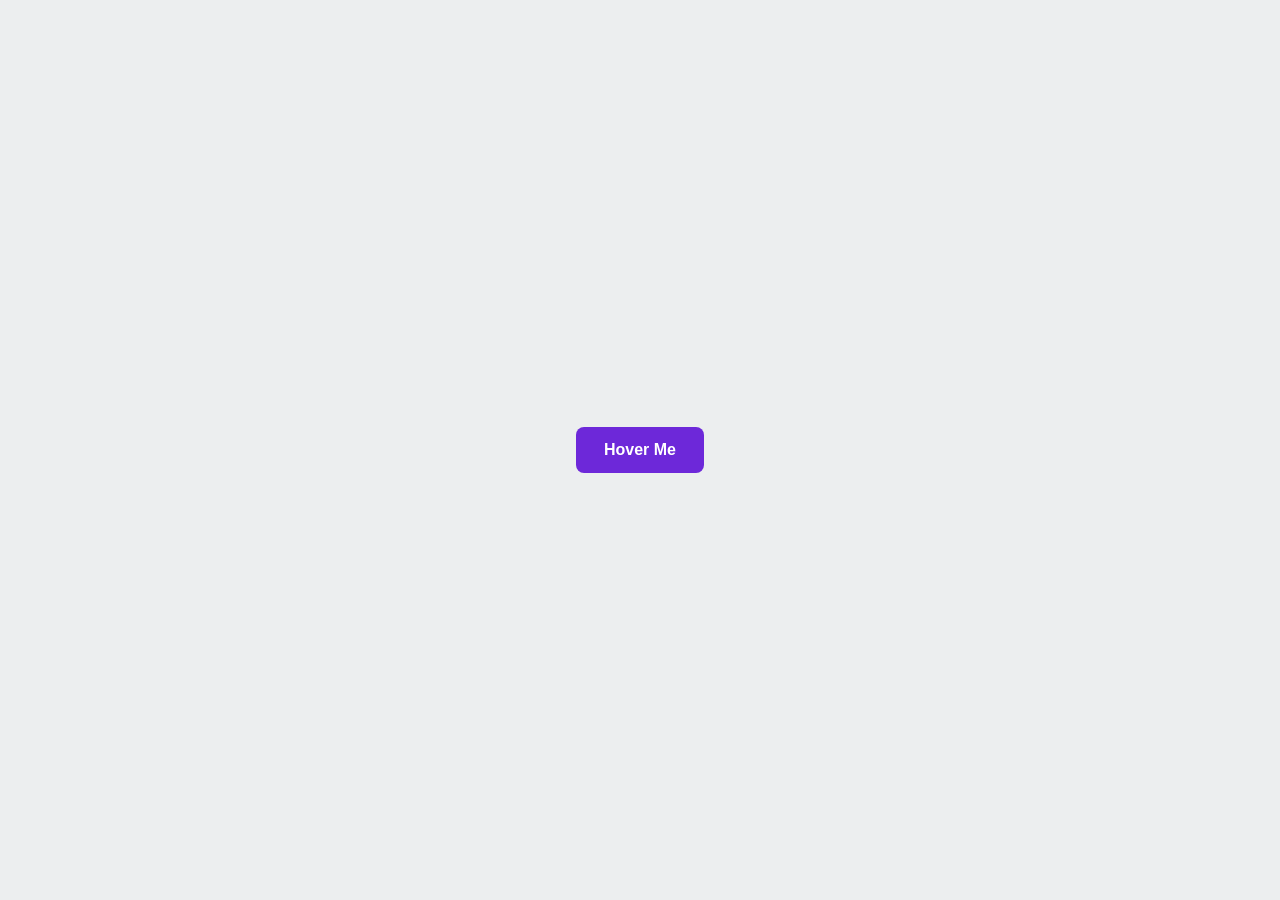
<file: components/buttons/buttons-michael/index.html>
<!doctype html>
<html lang="en">
  <head>
    <meta charset="UTF-8" />
    <meta name="viewport" content="width=device-width, initial-scale=1.0" />
    <title>Neon Button</title>
    <link rel="stylesheet" href="style.css" />
  </head>
  <body>
    <div class="container">
      <button class="cta-button">Hover Me</button>
    </div>
  </body>
</html>
</file>
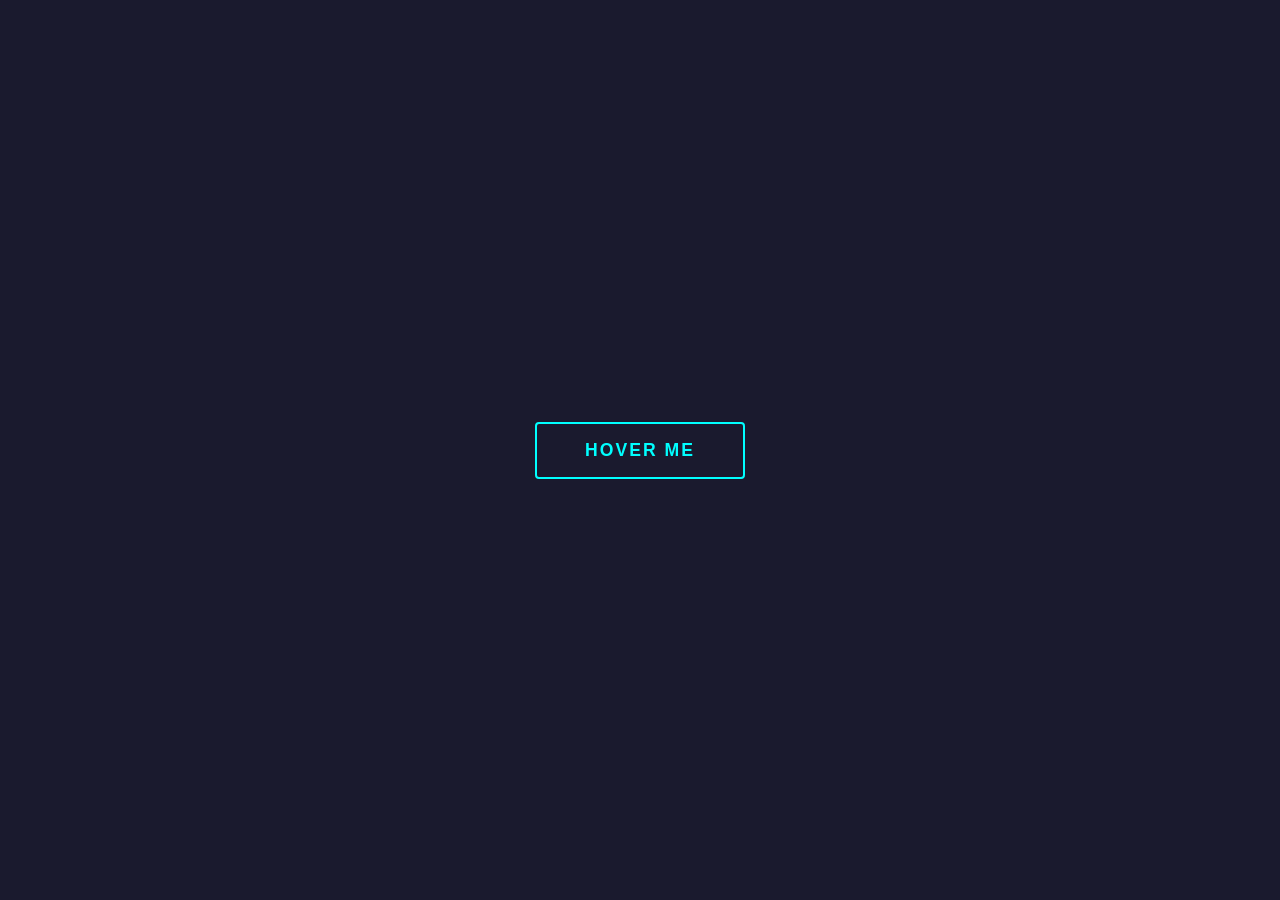
<file: components/buttons/example-neon/index.html>
<!DOCTYPE html>
<html lang="en">
<head>
  <meta charset="UTF-8">
  <meta name="viewport" content="width=device-width, initial-scale=1.0">
  <title>Neon Button</title>
  <link rel="stylesheet" href="style.css">
</head>
<body>
  <div class="container">
    <button class="neon-button">Hover Me</button>
  </div>
</body>
</html>
</file>
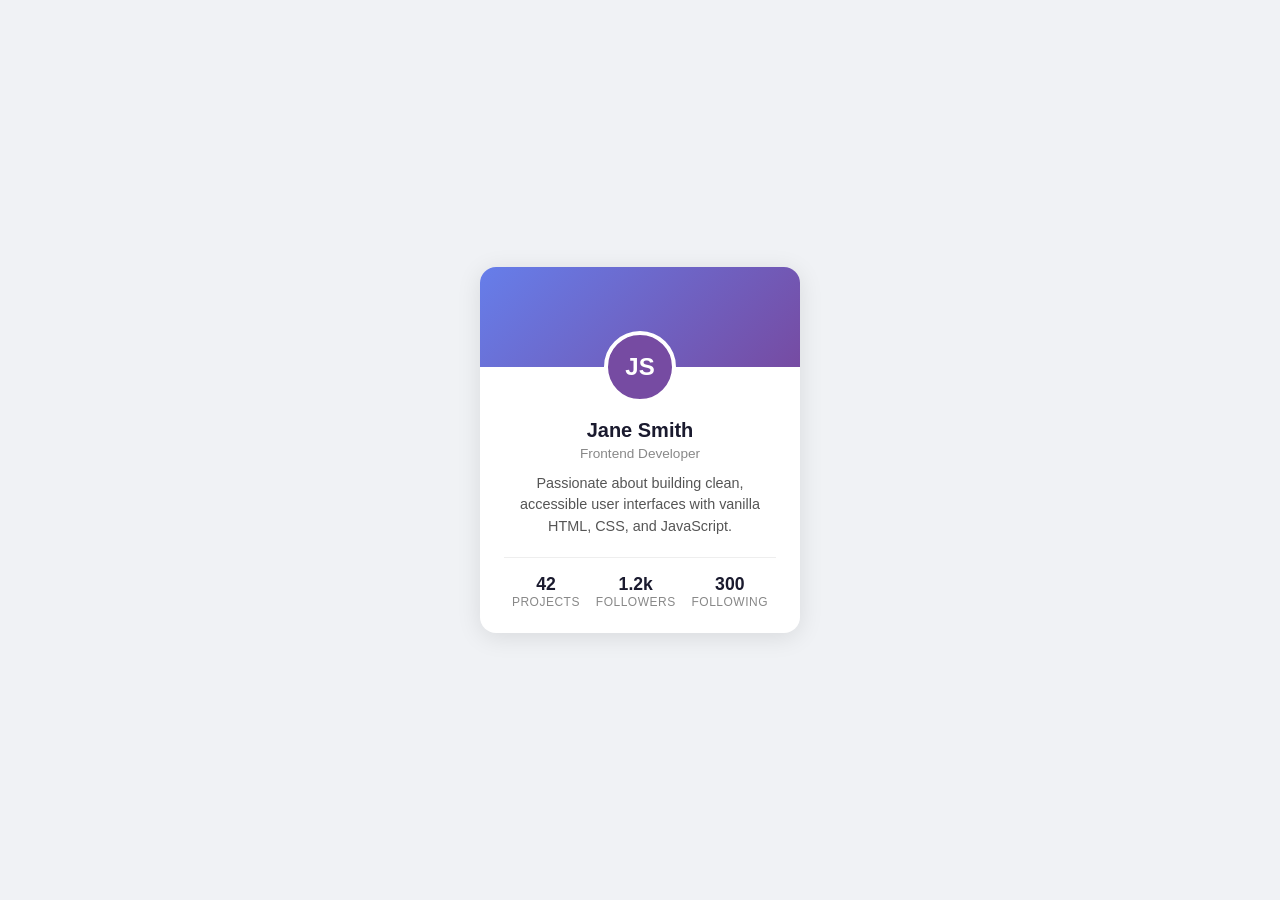
<file: components/cards/example-profile/index.html>
<!DOCTYPE html>
<html lang="en">
<head>
  <meta charset="UTF-8">
  <meta name="viewport" content="width=device-width, initial-scale=1.0">
  <title>Profile Card</title>
  <link rel="stylesheet" href="style.css">
</head>
<body>
  <div class="container">
    <div class="profile-card">
      <div class="profile-card__banner"></div>
      <div class="profile-card__avatar">JS</div>
      <div class="profile-card__body">
        <h2 class="profile-card__name">Jane Smith</h2>
        <p class="profile-card__role">Frontend Developer</p>
        <p class="profile-card__bio">Passionate about building clean, accessible user interfaces with vanilla HTML, CSS, and JavaScript.</p>
        <div class="profile-card__stats">
          <div class="profile-card__stat">
            <span class="profile-card__stat-value">42</span>
            <span class="profile-card__stat-label">Projects</span>
          </div>
          <div class="profile-card__stat">
            <span class="profile-card__stat-value">1.2k</span>
            <span class="profile-card__stat-label">Followers</span>
          </div>
          <div class="profile-card__stat">
            <span class="profile-card__stat-value">300</span>
            <span class="profile-card__stat-label">Following</span>
          </div>
        </div>
      </div>
    </div>
  </div>
</body>
</html>
</file>
<file: styles/main.css>
/* ===== Reset ===== */
*,
*::before,
*::after {
  margin: 0;
  padding: 0;
  box-sizing: border-box;
}

/* ===== Variables ===== */
:root {
  --sidebar-width: 260px;
  --color-bg: #f0f2f5;
  --color-surface: #ffffff;
  --color-primary: #ff2f02;
  --color-primary-dark: #e22602;
  --color-text: #1a1a2e;
  --color-text-muted: #888;
  --color-border: #e9ecef;
  --radius: 12px;
  --shadow: 0 4px 16px rgba(0, 0, 0, 0.08);
}

body {
  font-family: "Segoe UI", Tahoma, Geneva, Verdana, sans-serif;
  background: var(--color-bg);
  color: var(--color-text);
  min-height: 100vh;
}

/* ===== Layout ===== */
.layout {
  display: flex;
  min-height: 100vh;
}

/* ===== Sidebar ===== */
.sidebar {
  position: fixed;
  top: 0;
  left: 0;
  width: var(--sidebar-width);
  height: 100vh;
  background: var(--color-surface);
  border-right: 1px solid var(--color-border);
  display: flex;
  flex-direction: column;
  z-index: 100;
  transition: transform 0.3s ease;
}

.sidebar__header {
  display: flex;
  align-items: center;
  justify-content: space-between;
  padding: 24px 20px 16px;
  border-bottom: 1px solid var(--color-border);
}

.sidebar__logo {
  display: flex;
  align-items: center;
  font-size: 1.2rem;
  font-weight: 400;
  color: var(--color-text);
  text-decoration: none;
  font-family: "Segoe UI", sans-serif;
}

.sidebar__logo i {
  font-weight: 800;
  font-style: normal;
  color: var(--color-primary);
}

.sidebar__close {
  display: none;
  background: none;
  border: none;
  font-size: 1.5rem;
  color: var(--color-text-muted);
  cursor: pointer;
}

.sidebar__nav {
  flex: 1;
  overflow-y: auto;
  padding: 12px 0;
}

.sidebar__item {
  display: flex;
  align-items: center;
  justify-content: space-between;
  width: 100%;
  padding: 12px 20px;
  font-size: 0.9rem;
  font-weight: 500;
  color: var(--color-text-muted);
  background: none;
  border: none;
  text-align: left;
  cursor: pointer;
  transition:
    background 0.15s ease,
    color 0.15s ease;
  text-transform: capitalize;
}

.sidebar__item:hover {
  background: #f8f9fa;
  color: var(--color-text);
}

.sidebar__item.active {
  color: var(--color-primary);
  background: #f0f3ff;
  font-weight: 600;
}

.sidebar__count {
  font-size: 0.75rem;
  font-weight: 600;
  padding: 2px 8px;
  background: var(--color-border);
  border-radius: 10px;
  color: var(--color-text-muted);
}

.sidebar__item.active .sidebar__count {
  background: var(--color-primary);
  color: #fff;
}

/* ===== Main ===== */
.main {
  flex: 1;
  margin-left: var(--sidebar-width);
  min-height: 100vh;
}

.main__header {
  display: flex;
  align-items: center;
  gap: 16px;
  padding: 24px 32px 0;
}

.main__title {
  font-size: 1.4rem;
  font-weight: 700;
  color: var(--color-text);
  text-transform: capitalize;
}

/* ===== Hamburger (mobile) ===== */
.hamburger {
  display: none;
  flex-direction: column;
  gap: 5px;
  background: none;
  border: none;
  cursor: pointer;
  padding: 4px;
}

.hamburger span {
  display: block;
  width: 24px;
  height: 2px;
  background: var(--color-text);
  border-radius: 2px;
  transition: transform 0.2s ease;
}

/* ===== Gallery ===== */
.gallery {
  padding: 24px 32px 32px;
  display: grid;
  grid-template-columns: repeat(auto-fill, minmax(360px, 1fr));
  gap: 24px;
}

.gallery__empty {
  grid-column: 1 / -1;
  text-align: center;
  padding: 80px 20px;
  color: var(--color-text-muted);
  font-size: 1rem;
}

/* ===== Component Card ===== */
.component-card {
  background: var(--color-surface);
  border-radius: var(--radius);
  overflow: hidden;
  box-shadow: var(--shadow);
  transition: box-shadow 0.2s ease;
}

.component-card:hover {
  box-shadow: 0 8px 32px rgba(0, 0, 0, 0.12);
}

.component-card__preview {
  width: 100%;
  height: 300px;
  border: none;
  border-bottom: 1px solid var(--color-border);
  display: block;
}

.component-card__info {
  padding: 16px 20px;
  display: flex;
  align-items: center;
  justify-content: space-between;
}

.component-card__name {
  font-size: 0.95rem;
  font-weight: 600;
  color: var(--color-text);
}

.component-card__author {
  font-size: 0.8rem;
  color: var(--color-text-muted);
}

/* ===== Responsive ===== */
@media (max-width: 768px) {
  .sidebar {
    transform: translateX(-100%);
  }

  .sidebar.open {
    transform: translateX(0);
  }

  .sidebar__close {
    display: block;
  }

  .main {
    margin-left: 0;
  }

  .hamburger {
    display: flex;
  }

  .main__header {
    padding: 20px 20px 0;
  }

  .gallery {
    padding: 20px;
    grid-template-columns: 1fr;
  }
}
</file>
<file: POP-WAVE-josejacobi/styles.css>
/* =========================================
   GENERAL SETTINGS
========================================= */

* {
    margin: 0;
    padding: 0;
    box-sizing: border-box;
}

html {
    scroll-behavior: smooth;
}

body {
    font-family: "Poppins", sans-serif;
    background: #090909;
    color: white;
}


/* =========================================
   NAVIGATION
========================================= */

.navbar {
    position: fixed;
    top: 0;
    left: 0;

    width: 100%;

    display: flex;
    align-items: center;
    justify-content: space-between;

    padding: 20px 6%;

    background: rgba(0, 0, 0, 0.82);

    backdrop-filter: blur(10px);

    z-index: 1000;
}

.logo {
    font-size: 24px;
    font-weight: 800;

    letter-spacing: 2px;
}

.logo span {
    color: #ff3cac;
}

nav {
    display: flex;
    gap: 30px;
}

nav a {
    color: white;

    text-decoration: none;

    font-size: 14px;
    font-weight: 500;

    transition: 0.3s;
}

nav a:hover {
    color: #ff3cac;
}

.menu-btn {
    display: none;

    background: none;
    border: none;

    color: white;

    font-size: 26px;

    cursor: pointer;
}


/* =========================================
   HERO / POSTER
========================================= */

.hero {
    min-height: 100vh;

    position: relative;

    display: flex;
    align-items: center;
    justify-content: center;

    text-align: center;

    background:
        linear-gradient(
            135deg,
            #ff0080,
            #7928ca,
            #00c6ff
        );

    overflow: hidden;
}

.hero::before {
    content: "";

    position: absolute;

    width: 700px;
    height: 700px;

    border-radius: 50%;

    background: rgba(255, 255, 255, 0.15);

    filter: blur(100px);

    animation: floating 8s infinite alternate;
}

@keyframes floating {

    from {
        transform: translate(-150px, -100px);
    }

    to {
        transform: translate(150px, 100px);
    }

}

.hero-overlay {
    position: absolute;

    inset: 0;

    background:
        radial-gradient(
            circle at center,
            transparent,
            rgba(0, 0, 0, 0.65)
        );
}

.hero-content {
    position: relative;

    z-index: 2;

    padding: 30px;
}

.hero-subtitle {
    font-size: 14px;

    letter-spacing: 5px;

    margin-bottom: 20px;
}

.hero h1 {
    font-size: clamp(80px, 15vw, 190px);

    line-height: 0.8;

    font-weight: 800;

    letter-spacing: -8px;
}

.hero h1 span {
    color: transparent;

    -webkit-text-stroke: 3px white;
}

.hero-info {
    margin: 35px 0;

    font-size: 18px;

    line-height: 1.8;

    letter-spacing: 2px;
}


/* =========================================
   BUTTONS
========================================= */

.btn,
.buy-btn {
    display: inline-block;

    padding: 16px 35px;

    border: none;

    background: white;

    color: black;

    font-family: inherit;

    font-weight: 700;

    text-decoration: none;

    cursor: pointer;

    transition: 0.3s;
}

.btn:hover,
.buy-btn:hover {
    transform: translateY(-4px);

    background: #ff3cac;

    color: white;
}


/* =========================================
   GENERAL SECTIONS
========================================= */

.section {
    padding: 120px 8%;
}

.section-title {
    text-align: center;

    margin-bottom: 60px;
}

.section-title p {
    color: #ff3cac;

    font-size: 13px;

    letter-spacing: 4px;
}

.section-title h2 {
    margin-top: 10px;

    font-size: clamp(35px, 5vw, 65px);

    font-weight: 800;
}

.title-line {
    width: 70px;
    height: 4px;

    background: #ff3cac;

    margin: 20px auto;
}


/* =========================================
   SCHEDULE
========================================= */

.schedule {
    max-width: 900px;

    margin: auto;
}

.artist-card {
    display: grid;

    grid-template-columns: 150px 1fr auto;

    align-items: center;

    gap: 30px;

    padding: 30px;

    border-bottom: 1px solid #333;

    transition: 0.3s;
}

.artist-card:hover {
    background: #151515;

    transform: translateX(8px);
}

.artist-time span {
    display: block;

    font-size: 28px;

    font-weight: 700;
}

.artist-time small {
    color: #888;

    font-size: 11px;
}

.artist-info h3 {
    font-size: 24px;
}

.artist-info p {
    color: #888;

    margin-top: 5px;
}

.artist-tag {
    padding: 7px 14px;

    border: 1px solid #555;

    border-radius: 30px;

    font-size: 11px;
}


/* =========================================
   TICKETS
========================================= */

.tickets-section {
    padding: 120px 8%;

    background: #111;
}

.ticket-container {
    display: grid;

    grid-template-columns: repeat(3, 1fr);

    gap: 25px;

    max-width: 1100px;

    margin: auto;
}

.ticket-card {
    position: relative;

    padding: 40px;

    background: #1b1b1b;

    border: 1px solid #333;

    display: flex;

    flex-direction: column;

    justify-content: space-between;

    min-height: 350px;

    transition: 0.3s;
}

.ticket-card:hover {
    transform: translateY(-8px);

    border-color: #ff3cac;
}

.ticket-card.featured {
    border: 2px solid #ff3cac;
}

.recommended {
    position: absolute;

    top: 15px;
    right: 15px;

    background: #ff3cac;

    padding: 5px 10px;

    font-size: 10px;

    font-weight: 700;
}

.ticket-type {
    color: #ff3cac;

    font-size: 12px;

    letter-spacing: 3px;
}

.ticket-card h3 {
    margin: 15px 0;

    font-size: 24px;
}

.ticket-card p {
    color: #999;

    font-size: 14px;

    line-height: 1.7;
}

.price {
    display: block;

    margin-top: 25px;

    font-size: 38px;
}

.ticket-btn {
    margin-top: 30px;

    padding: 13px;

    background: transparent;

    border: 1px solid white;

    color: white;

    cursor: pointer;

    font-family: inherit;

    font-weight: 600;

    transition: 0.3s;
}

.ticket-btn:hover,
.ticket-btn.active {
    background: white;

    color: black;
}


/* =========================================
   PURCHASE SUMMARY
========================================= */

.purchase-box {
    max-width: 600px;

    margin: 60px auto 0;

    padding: 35px;

    background: #090909;

    text-align: center;

    border: 1px solid #333;
}

.purchase-box h3 {
    margin-bottom: 15px;
}

#selectedTicket {
    color: #ff3cac;
}

.quantity {
    display: flex;

    justify-content: center;

    align-items: center;

    gap: 25px;

    margin: 25px 0;
}

.quantity button {
    width: 35px;
    height: 35px;

    border: none;

    cursor: pointer;

    font-size: 20px;
}

.quantity span {
    min-width: 25px;

    font-size: 20px;
}

.total {
    font-size: 18px;

    margin-bottom: 25px;
}

.total strong {
    font-size: 28px;

    color: #ff3cac;
}


/* =========================================
   SPONSORS MARQUEE
========================================= */

.sponsors-section {
    padding: 70px 0;

    overflow: hidden;

    background: #ff3cac;

    color: black;
}

.sponsors-section > p {
    text-align: center;

    font-size: 12px;

    font-weight: 700;

    letter-spacing: 4px;

    margin-bottom: 30px;
}

.marquee {
    overflow: hidden;

    white-space: nowrap;
}

.marquee-content {
    display: inline-flex;

    gap: 80px;

    animation: marquee 25s linear infinite;
}

.marquee-content span {
    font-size: 35px;

    font-weight: 800;

    letter-spacing: 2px;
}

@keyframes marquee {

    from {
        transform: translateX(0);
    }

    to {
        transform: translateX(-50%);
    }

}


/* =========================================
   FAQ
========================================= */

.faq-section {
    max-width: 1000px;

    margin: auto;
}

.faq-container {
    max-width: 800px;

    margin: auto;
}

.faq-item {
    border-bottom: 1px solid #333;
}

.faq-question {
    width: 100%;

    display: flex;

    justify-content: space-between;

    align-items: center;

    gap: 20px;

    padding: 25px 0;

    background: none;

    border: none;

    color: white;

    font-family: inherit;

    font-size: 16px;

    font-weight: 600;

    text-align: left;

    cursor: pointer;
}

.faq-question strong {
    flex-shrink: 0;

    font-size: 25px;

    font-weight: 400;

    transition: 0.3s;
}

.faq-answer {
    max-height: 0;

    overflow: hidden;

    transition: max-height 0.4s ease;
}

.faq-answer p {
    padding-bottom: 25px;

    color: #999;

    line-height: 1.8;
}

.faq-item.active .faq-question strong {
    transform: rotate(45deg);
}


/* =========================================
   FOOTER
========================================= */

footer {
    padding: 50px 8%;

    text-align: center;

    background: #050505;
}

footer p {
    margin-top: 10px;

    color: #777;
}

footer .copyright {
    font-size: 12px;

    margin-top: 20px;
}


/* =========================================
   PURCHASE MODAL
========================================= */

.modal {
    position: fixed;

    inset: 0;

    display: none;

    justify-content: center;

    align-items: center;

    padding: 20px;

    background: rgba(0, 0, 0, 0.85);

    z-index: 2000;
}

.modal.show {
    display: flex;
}

.modal-content {
    position: relative;

    width: 90%;

    max-width: 450px;

    padding: 50px;

    text-align: center;

    background: #171717;

    border: 1px solid #ff3cac;
}

.modal-content h2 {
    font-size: 40px;

    color: #ff3cac;

    margin-bottom: 15px;
}

.modal-content p {
    color: #aaa;

    margin-bottom: 30px;

    line-height: 1.7;
}

.close-modal {
    position: absolute;

    top: 10px;
    right: 15px;

    border: none;

    background: none;

    color: white;

    font-size: 30px;

    cursor: pointer;
}


/* =========================================
   RESPONSIVE DESIGN
========================================= */

@media (max-width: 900px) {

    .ticket-container {
        grid-template-columns: 1fr;
    }

    .ticket-card {
        min-height: 320px;
    }

}


@media (max-width: 800px) {

    nav {
        position: absolute;

        top: 70px;
        left: 0;

        width: 100%;

        display: none;

        flex-direction: column;

        gap: 0;

        background: #090909;
    }

    nav.active {
        display: flex;
    }

    nav a {
        padding: 18px 30px;

        border-bottom: 1px solid #222;
    }

    .menu-btn {
        display: block;
    }

    .artist-card {
        grid-template-columns: 90px 1fr;
    }

    .artist-tag {
        display: none;
    }

}


@media (max-width: 500px) {

    .section,
    .tickets-section {
        padding: 80px 5%;
    }

    .hero-subtitle {
        font-size: 10px;

        letter-spacing: 3px;
    }

    .hero h1 {
        font-size: 75px;

        letter-spacing: -4px;
    }

    .hero h1 span {
        -webkit-text-stroke: 2px white;
    }

    .hero-info {
        font-size: 14px;
    }

    .artist-card {
        padding: 20px 10px;

        gap: 15px;
    }

    .artist-time span {
        font-size: 20px;
    }

    .artist-info h3 {
        font-size: 17px;
    }

    .ticket-card {
        padding: 30px;
    }

    .purchase-box {
        padding: 25px 15px;
    }

    .modal-content {
        padding: 40px 25px;
    }

}
</file>
<file: posters/mar25pt-grp1/global-styles.css>
@import url("https://fonts.googleapis.com/css2?family=Anton&family=Space+Grotesk:wght@400;500;600;700&family=JetBrains+Mono:wght@400;500;700&display=swap");

/* =====================================================
   GLOBAL / RESET
   ===================================================== */

* {
  margin: 0;
  padding: 0;
  box-sizing: border-box;
}

:root {
  --bg: #fbf4ee;
  --surface: #ffffff;
  --ink: #1c0f0a;
  --muted: #7a5f52;
  --line: #e7d8cc;
  --orange: #c2500f;
  --teal: #0f7a5c;
  --card: #fff9f4;
}
@media (prefers-color-scheme: dark) {
  :root:not([data-theme="light"]) {
    --bg: #160a12;
    --surface: #20111a;
    --ink: #f5ece6;
    --muted: #a4897f;
    --line: #3a2230;
    --orange: #ff7a33;
    --teal: #3fe0ae;
    --card: #1c0e17;
  }
}
:root[data-theme="dark"] {
  --bg: #160a12;
  --surface: #20111a;
  --ink: #f5ece6;
  --muted: #a4897f;
  --line: #3a2230;
  --orange: #ff7a33;
  --teal: #3fe0ae;
  --card: #1c0e17;
}

* {
  margin: 0;
  padding: 0;
  box-sizing: border-box;
}
html {
  background: var(--bg);
}
body {
  background: var(--bg);
  color: var(--ink);
  font-family: "Space Grotesk", system-ui, sans-serif;
  -webkit-font-smoothing: antialiased;
  overflow-x: hidden;
}
a {
  color: inherit;
}
img {
  max-width: 100%;
}
.wrap {
  width: 100%;
  padding-inline: clamp(20px, 6vw, 72px);
}
.mono {
  font-family: "JetBrains Mono", ui-monospace, monospace;
}
.display {
  font-family: "Anton", Impact, sans-serif;
  text-transform: uppercase;
  letter-spacing: -0.01em;
}


/* ---------- top bar ---------- */
.topbar {
  position: sticky;
  top: 0;
  z-index: 50;
  display: flex;
  align-items: center;
  justify-content: space-between;
  padding: 16px clamp(20px, 6vw, 72px);
  background: color-mix(in srgb, var(--bg) 88%, transparent);
  backdrop-filter: blur(10px);
  border-bottom: 1px solid var(--line);
}
.topbar .brand {
  font-family: "Anton";
  font-size: 22px;
  letter-spacing: -0.02em;
}
.topbar nav {
  display: flex;
  gap: clamp(14px, 3vw, 32px);
  font-size: 13px;
  letter-spacing: 0.06em;
  text-transform: uppercase;
}
.topbar nav a {
  text-decoration: none;
  opacity: 0.8;
}
.topbar nav a:hover {
  opacity: 1;
  color: var(--orange);
}
.topbar .cta {
  font-size: 12px;
  letter-spacing: 0.08em;
  text-transform: uppercase;
  border: 1px solid var(--orange);
  color: var(--orange);
  padding: 9px 16px;
  border-radius: 999px;
  text-decoration: none;
}
.topbar .cta:hover {
  background: var(--orange);
  color: var(--bg);
}
@media (max-width: 640px) {
  .topbar nav {
    display: none;
  }
}

html, body {
  height: 100%;
}

body {
  display: flex;
  flex-direction: column;
}

main {
  flex: 1;
}

footer {
  margin-top: auto;
  border-top: 1px solid var(--line);
  padding: 32px clamp(20px, 6vw, 72px);
  display: flex;
  justify-content: space-between;
  flex-wrap: wrap;
  gap: 12px;
  font-size: 12px;
  color: var(--muted);
  letter-spacing: 0.04em;  
}
</file>
<file: posters/mar25pt-grp1/hero-styles.css>
/* =====================================================
     SECTION 01 — HERO
     ===================================================== */
</file>
<file: posters/mar25pt-grp1/lineup-styles.css>
/* =====================================================
     SECTION 02 — LINEUP
     ===================================================== */
</file>
<file: posters/mar25pt-grp1/info-styles.css>
/* =====================================================
     SECTION 03 — INFO & TICKETS
     ===================================================== */
</file>
<file: components/accordions/example-faq/style.css>
* {
  margin: 0;
  padding: 0;
  box-sizing: border-box;
}

body {
  display: flex;
  align-items: center;
  justify-content: center;
  min-height: 100vh;
  background: #f0f2f5;
  font-family: "Segoe UI", Tahoma, Geneva, Verdana, sans-serif;
}

.container {
  width: 100%;
  max-width: 520px;
  padding: 20px;
}

.accordion {
  display: flex;
  flex-direction: column;
  gap: 8px;
}

.accordion__item {
  background: #fff;
  border-radius: 10px;
  overflow: hidden;
  box-shadow: 0 2px 8px rgba(0, 0, 0, 0.06);
}

.accordion__header {
  display: flex;
  justify-content: space-between;
  align-items: center;
  width: 100%;
  padding: 16px 20px;
  font-size: 0.95rem;
  font-weight: 600;
  color: #1a1a2e;
  background: none;
  border: none;
  cursor: pointer;
  text-align: left;
  transition: background 0.2s ease;
}

.accordion__header:hover {
  background: #f8f9fa;
}

.accordion__icon {
  font-size: 1.3rem;
  font-weight: 300;
  color: #667eea;
  transition: transform 0.3s ease;
}

.accordion__item.active .accordion__icon {
  transform: rotate(45deg);
}

.accordion__body {
  max-height: 0;
  overflow: hidden;
  transition: max-height 0.3s ease;
}

.accordion__body p {
  padding: 0 20px 16px;
  font-size: 0.9rem;
  color: #555;
  line-height: 1.6;
}
</file>
<file: components/alerts/example-info/style.css>
* {
  margin: 0;
  padding: 0;
  box-sizing: border-box;
}

body {
  display: flex;
  align-items: center;
  justify-content: center;
  min-height: 100vh;
  background: #f0f2f5;
  font-family: "Segoe UI", Tahoma, Geneva, Verdana, sans-serif;
}

.container {
  width: 100%;
  max-width: 500px;
  padding: 20px;
  display: flex;
  flex-direction: column;
  gap: 12px;
}

.alert {
  display: flex;
  gap: 12px;
  padding: 14px 16px;
  border-radius: 10px;
  border-left: 4px solid;
  background: #f8f9fa;
}

.alert__icon {
  font-size: 1.2rem;
  font-weight: 700;
  min-width: 24px;
  text-align: center;
}

.alert__content {
  flex: 1;
  font-size: 0.9rem;
  line-height: 1.5;
}

.alert__content strong {
  display: block;
  font-size: 0.95rem;
  margin-bottom: 4px;
}

.alert__content p {
  color: #555;
}

.alert__close {
  background: none;
  border: none;
  font-size: 1.3rem;
  color: #999;
  cursor: pointer;
  padding: 0;
  min-width: 24px;
  transition: color 0.2s ease;
}

.alert__close:hover {
  color: #333;
}

.alert.hidden {
  display: none;
}

/* Variants */
.alert--info {
  border-color: #0c5460;
  color: #0c5460;
}

.alert--success {
  border-color: #155724;
  color: #155724;
}

.alert--warning {
  border-color: #856404;
  color: #856404;
}

.alert--error {
  border-color: #721c24;
  color: #721c24;
}
</file>
<file: components/badges/celina/style.css>
body {
  background-color: #eef0f3;
  font-family: system-ui, -apple-system, "Segoe UI", Roboto, sans-serif;
  color: #1f2937;
  padding: 2rem;
  max-width: 700px;
  margin: 0 auto;
}

h2 {
  font-size: 1rem;
  margin-top: 2rem;
}

.badge-row {
  display: flex;
  flex-wrap: wrap;
  gap: 0.75rem;
  margin-bottom: 0.75rem;
}

.example-text {
  line-height: 2.2;
}

.badge {
  display: inline-flex;
  align-items: center;
  gap: 0.35em;
  padding: 0.5em 1em;
  border-radius: 999px;
  font-size: 0.85rem;
  font-weight: 700;
  letter-spacing: 0.02em;
  white-space: nowrap;
  line-height: 1;
  vertical-align: middle;
}

.badge__icon {
  width: 0.9em;
  height: 0.9em;
  fill: none;
  stroke: currentColor;
  stroke-width: 1.6;
  stroke-linecap: round;
  stroke-linejoin: round;
  flex-shrink: 0;
}

.badge--success {
  background-color: #e490ad;
  color: #bf213e;
}

.badge--warning {
  background-color: #d96c89;
  color: #f6bf1c;
}

.badge--danger {
  background-color: #cccb54;
  color: #709305;
}

.badge--info {
  background-color: #f2ccc6;
  color: #0084a1;
}

.badge--neutral {
  background-color: #e8971b;
  color: #f2d6b3;
}
</file>
<file: components/badges/example-status/style.css>
* {
  margin: 0;
  padding: 0;
  box-sizing: border-box;
}

body {
  display: flex;
  align-items: center;
  justify-content: center;
  min-height: 100vh;
  background: #f0f2f5;
  font-family: "Segoe UI", Tahoma, Geneva, Verdana, sans-serif;
}

.container {
  display: flex;
  flex-wrap: wrap;
  gap: 12px;
  align-items: center;
  justify-content: center;
}

.badge {
  display: inline-flex;
  align-items: center;
  padding: 6px 14px;
  font-size: 0.8rem;
  font-weight: 600;
  letter-spacing: 0.3px;
  border-radius: 20px;
  text-transform: uppercase;
}

.badge--success {
  background: #d4edda;
  color: #155724;
}

.badge--warning {
  background: #fff3cd;
  color: #856404;
}

.badge--danger {
  background: #f8d7da;
  color: #721c24;
}

.badge--info {
  background: #d1ecf1;
  color: #0c5460;
}

.badge--neutral {
  background: #e2e3e5;
  color: #383d41;
}
</file>
<file: components/buttons-groups/example-buttons-group/style.css>
* {
  margin: 0;
  padding: 0;
  box-sizing: border-box;
}

body {
  display: flex;
  align-items: center;
  justify-content: center;
  min-height: 100vh;
  background: #f0f2f5;
  font-family: "Segoe UI", Tahoma, Geneva, Verdana, sans-serif;
}

.container {
  display: flex;
  flex-direction: column;
  gap: 40px;
}

.button-group {
  display: flex;
  background: #f0f2f5;
  border-radius: 8px;
  padding: 4px;
  width: fit-content;
}

.button-group__btn {
  padding: 10px 20px;
  font-size: 0.85rem;
  font-weight: 600;
  color: #555;
  background: transparent;
  border: none;
  cursor: pointer;
  transition: background 0.2s ease, color 0.2s ease;
  border-radius: 6px;
}

.button-group__btn:hover {
  color: #333;
}

.button-group__btn.active {
  color: #fff;
  background: #667eea;
}

.button-group--secondary .button-group__btn.active {
  background: #764ba2;
}
</file>
<file: components/buttons/adrian-de-souza/style.css>
button {
  border: none;
  background: none;
  cursor: pointer;
  transition: all 0.5s;
}

button:hover #pencil-border1 {
  fill: #d62f2f;
  stroke: #d62f2f;
}

button:hover {
  transform: scale(1.05) rotate(-0.5deg);
}

#pencil-border1 {
  transform: rotate(1deg);
  transform-origin: center;
  stroke: #ff2f02;
  fill: #ff2f02;
}

#pencil-border2 {
  transform: rotate(180deg);
  transform-origin: center;
  stroke: #ff2f02;
}

#pencil-text {
  font-family: "Cabin Sketch", sans-serif;
  font-weight: 700;
  font-style: normal;
  font-size: 2.5em;
  fill: white;
  stroke: #ffffff00;
}
</file>
<file: components/buttons/buttons-michael/style.css>
* {
  margin: 0;
  padding: 0;
  box-sizing: border-box;
}

body {
  display: flex;
  align-items: center;
  justify-content: center;
  min-height: 100vh;
  background: #eceeef;
  font-family: "Segoe UI", Tahoma, Geneva, Verdana, sans-serif;
}

.container {
  display: flex;
  align-items: center;
  justify-content: center;
}

.cta-button {
  font-size: 1rem;
  font-weight: 600;
  color: #ffffff;
  background-color: #6d28d9;
  padding: 0.85rem 1.75rem;
  border: none;
  border-radius: 8px;
  cursor: pointer;
  transition:
    background-color 200ms ease,
    transform 200ms ease,
    box-shadow 200ms ease;
}

.cta-button:hover {
  background-color: #7c3aed;
  transform: translateY(-2px);
  box-shadow: 0 6px 14px rgba(109, 40, 217, 0.35);
}

.cta-button:active {
  transform: translateY(0);
  box-shadow: 0 2px 6px rgba(109, 40, 217, 0.35);
}

.cta-button:focus-visible {
  outline: 3px solid #a78bfa;
  outline-offset: 2px;
}
</file>
<file: components/buttons/example-neon/style.css>
* {
  margin: 0;
  padding: 0;
  box-sizing: border-box;
}

body {
  display: flex;
  align-items: center;
  justify-content: center;
  min-height: 100vh;
  background: #1a1a2e;
  font-family: "Segoe UI", Tahoma, Geneva, Verdana, sans-serif;
}

.container {
  display: flex;
  align-items: center;
  justify-content: center;
}

.neon-button {
  position: relative;
  padding: 16px 48px;
  font-size: 1.1rem;
  font-weight: 600;
  letter-spacing: 2px;
  text-transform: uppercase;
  color: #0ff;
  background: transparent;
  border: 2px solid #0ff;
  border-radius: 4px;
  cursor: pointer;
  overflow: hidden;
  transition: color 0.3s ease, background 0.3s ease, box-shadow 0.3s ease;
}

.neon-button:hover {
  color: #1a1a2e;
  background: #0ff;
  box-shadow:
    0 0 10px #0ff,
    0 0 40px #0ff,
    0 0 80px #0ff;
}

.neon-button::before {
  content: "";
  position: absolute;
  top: 0;
  left: -100%;
  width: 100%;
  height: 100%;
  background: linear-gradient(
    120deg,
    transparent,
    rgba(0, 255, 255, 0.3),
    transparent
  );
  transition: left 0.5s ease;
}

.neon-button:hover::before {
  left: 100%;
}
</file>
<file: components/cards/example-profile/style.css>
* {
  margin: 0;
  padding: 0;
  box-sizing: border-box;
}

body {
  display: flex;
  align-items: center;
  justify-content: center;
  min-height: 100vh;
  background: #f0f2f5;
  font-family: "Segoe UI", Tahoma, Geneva, Verdana, sans-serif;
}

.profile-card {
  width: 320px;
  background: #fff;
  border-radius: 16px;
  overflow: hidden;
  box-shadow: 0 4px 24px rgba(0, 0, 0, 0.1);
}

.profile-card__banner {
  height: 100px;
  background: linear-gradient(135deg, #667eea, #764ba2);
}

.profile-card__avatar {
  width: 72px;
  height: 72px;
  margin: -36px auto 0;
  background: #764ba2;
  color: #fff;
  font-size: 1.5rem;
  font-weight: 700;
  display: flex;
  align-items: center;
  justify-content: center;
  border-radius: 50%;
  border: 4px solid #fff;
}

.profile-card__body {
  padding: 16px 24px 24px;
  text-align: center;
}

.profile-card__name {
  font-size: 1.25rem;
  color: #1a1a2e;
  margin-bottom: 4px;
}

.profile-card__role {
  font-size: 0.85rem;
  color: #888;
  margin-bottom: 12px;
}

.profile-card__bio {
  font-size: 0.9rem;
  color: #555;
  line-height: 1.5;
  margin-bottom: 20px;
}

.profile-card__stats {
  display: flex;
  justify-content: space-around;
  border-top: 1px solid #eee;
  padding-top: 16px;
}

.profile-card__stat {
  display: flex;
  flex-direction: column;
  align-items: center;
}

.profile-card__stat-value {
  font-size: 1.1rem;
  font-weight: 700;
  color: #1a1a2e;
}

.profile-card__stat-label {
  font-size: 0.75rem;
  color: #888;
  text-transform: uppercase;
  letter-spacing: 0.5px;
}
</file>
